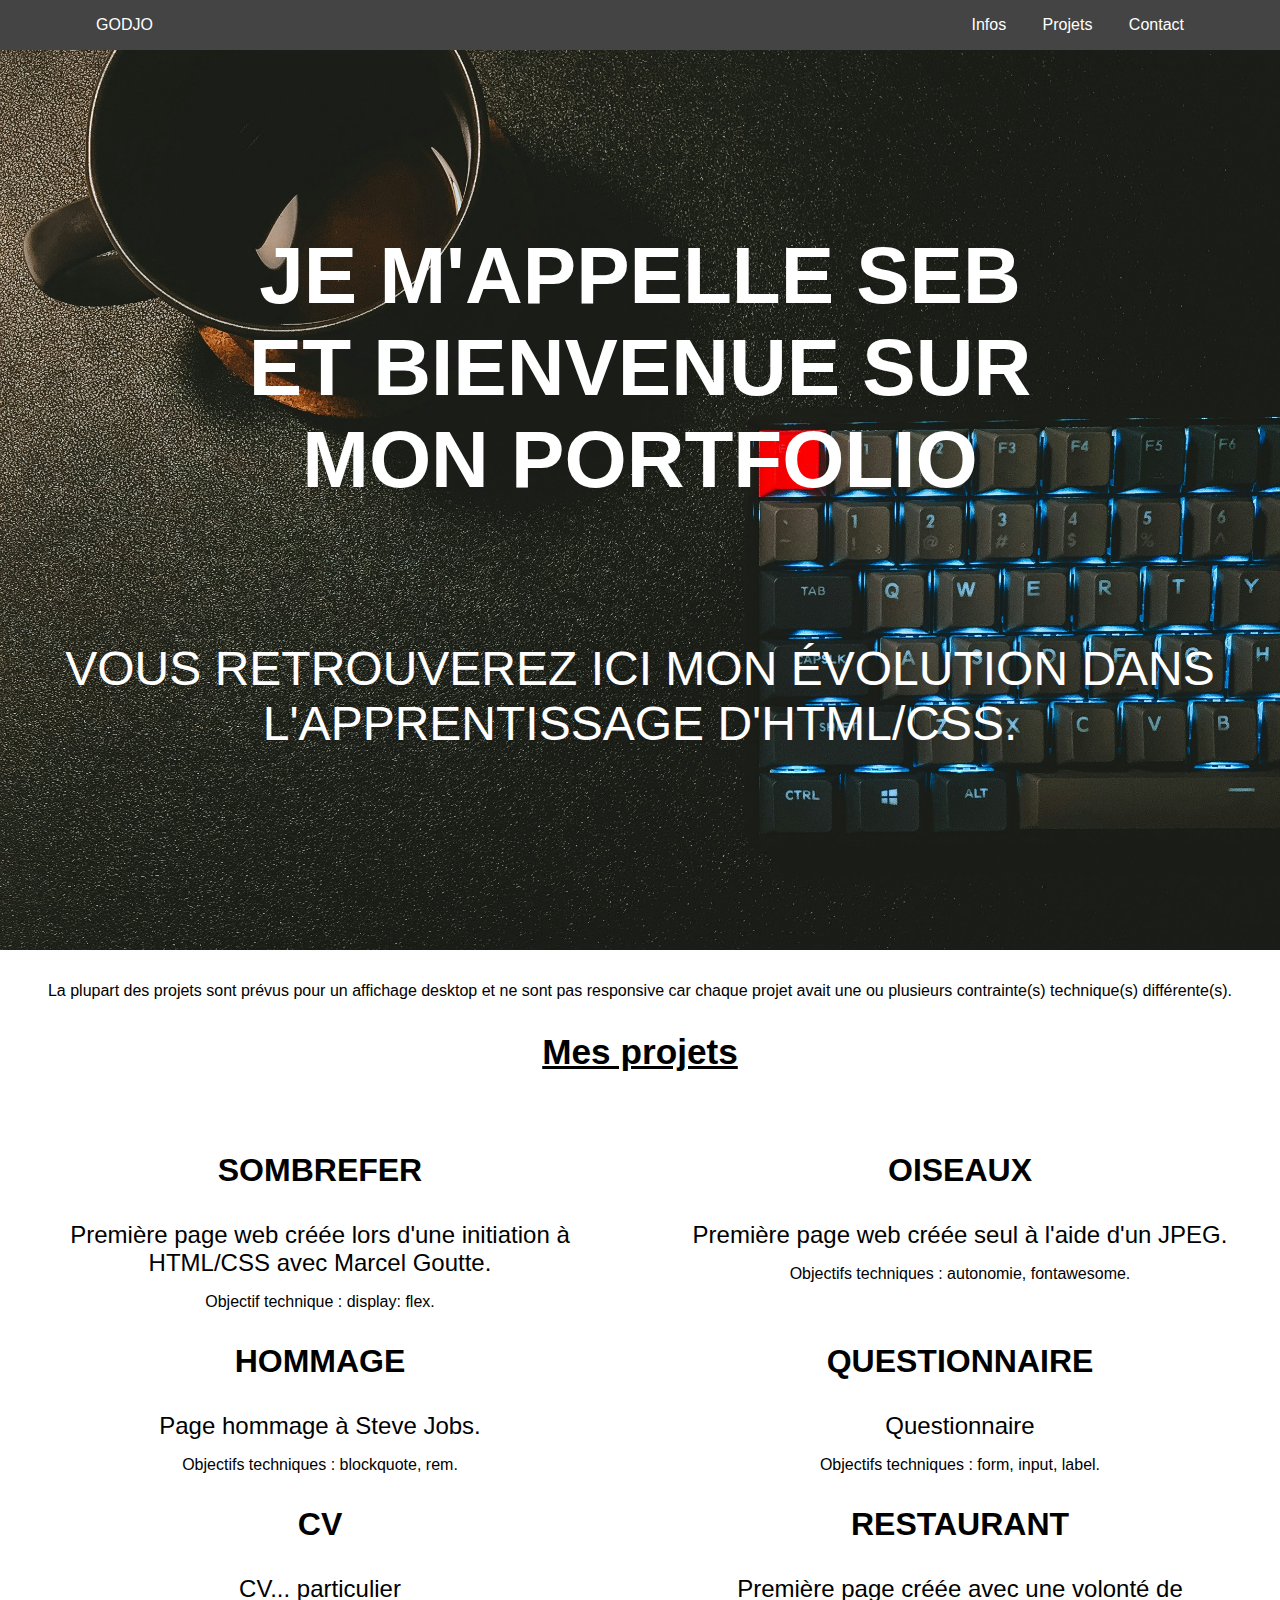
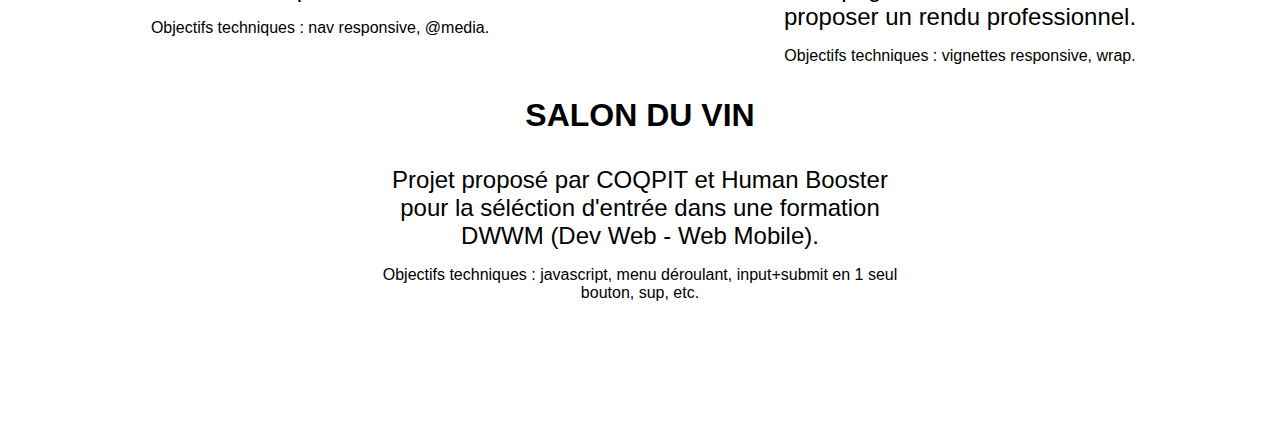
<file: index.html>
<!DOCTYPE html>
<html lang="fr">

<head>
    <meta charset="UTF-8">
    <meta name="viewport" content="width=device-width, initial-scale=1.0">
    <title>Portfolio</title>
    <link rel="stylesheet" href="assets/style.css">
    <link rel="preconnect" href="https://fonts.googleapis.com">
    <link rel="preconnect" href="https://fonts.gstatic.com" crossorigin>
    <link
        href="https://fonts.googleapis.com/css2?family=Roboto+Slab:wght@100;200;300;400;500;600;700;800;900&display=swap"
        rel="stylesheet">
</head>

<body>

    <header>
        <a href="#">GODJO</a>
        <nav>
            <ul>
                <li><a href="#">Infos</a></li>
                <li><a href="#projets">Projets</a></li>
                <li><a href="mailto:housseinseb@icloud.com">Contact</a></li>
            </ul>
        </nav>
    </header>

    <main>
        <section id="infos">
            <div class="title">
                <h1>Je m'appelle Seb et bienvenue sur mon portfolio</h1>
                <p>Vous retrouverez ici mon évolution dans l'apprentissage d'HTML/CSS. </p>
            </div>
        </section>

        <section id="projets">
            <p class="disclaimer">La plupart des projets sont prévus pour un affichage desktop et ne sont pas responsive
                car chaque projet avait une ou plusieurs contrainte(s) technique(s) différente(s).</p>
            <h2>Mes projets</h2>
            <div class="slider">
                
                <div>
                    <a href="projet_1/index.html" target="_blank">SOMBREFER</a>
                    <p>Première page web créée lors d'une initiation à HTML/CSS avec Marcel Goutte.</p>
                    <p>Objectif technique : display: flex.</p>
                </div>

                <div>
                    <a href="projet_2/index.html.html" target="_blank">OISEAUX</a>
                    <p>Première page web créée seul à l'aide d'un JPEG. </p>
                    <p>Objectifs techniques : autonomie, fontawesome.</p>
                </div>

                <div>
                    <a href="projet_3/index.html" target="_blank">HOMMAGE</a>
                    <p>Page hommage à Steve Jobs.</p>
                    <p>Objectifs techniques : blockquote, rem.</p>
                </div>

                <div>
                    <a href="projet_4/index.html" target="_blank">QUESTIONNAIRE</a>
                    <p>Questionnaire</p>
                    <p>Objectifs techniques : form, input, label.</p>
                </div>

                <div>
                    <a href="projet_5/index.html" target="_blank">CV</a>
                    <p>CV... particulier</p>
                    <p>Objectifs techniques : nav responsive, @media.</p>
                </div>

                <div>
                    <a href="projet_6/index.html" target="_blank">Restaurant</a>
                    <p>Première page créée avec une volonté de proposer un rendu professionnel.</p>
                    <p>Objectifs techniques : vignettes responsive, wrap.</p>
                </div>

                <div>
                    <a href="projet_7/homepage.html" target="_blank">Salon du vin</a>
                    <p>Projet proposé par COQPIT et Human Booster pour la séléction d'entrée dans une formation DWWM
                        (Dev Web - Web Mobile).</p>
                    <p>Objectifs techniques : javascript, menu déroulant, input+submit en 1 seul bouton, sup, etc.</p>
                </div>
            </div>
        </section>
    </main>

</html>
</file>
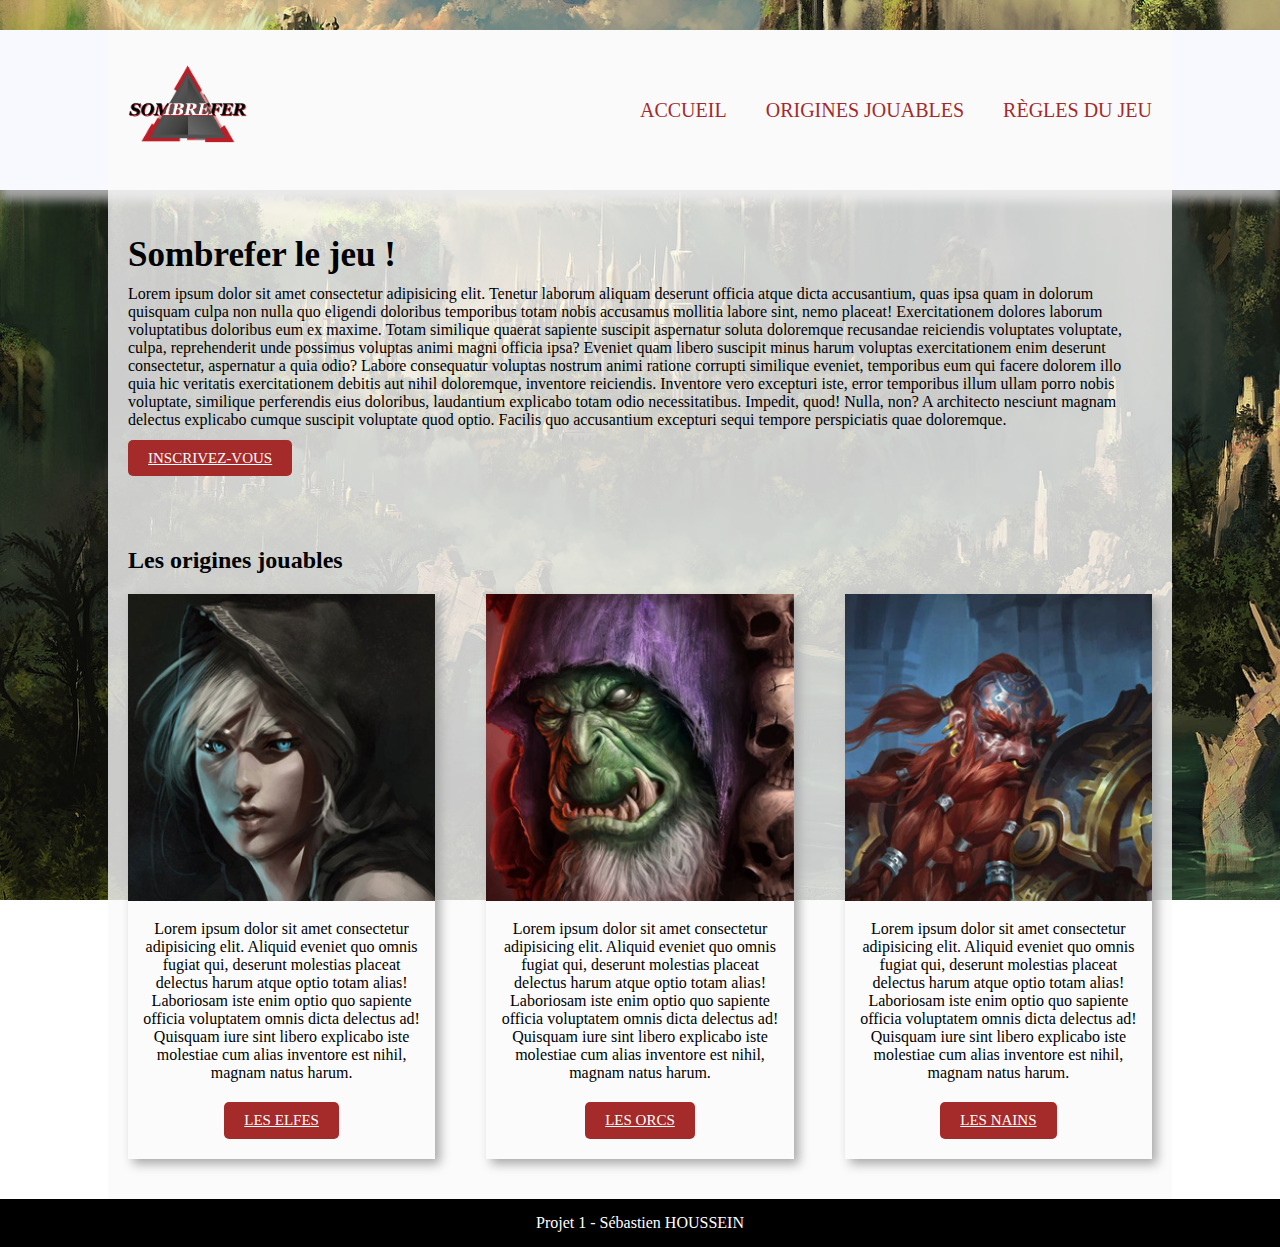
<file: projet_1/index.html>
<!DOCTYPE html>
<html lang="fr">
<head>
    <meta charset="UTF-8">
    <meta name="viewport" content="width=device-width, initial-scale=1.0">
    <title>Projet 1 - Marcel</title>
    <link rel="stylesheet" href="assets/css/style.css">
</head>
<body>

    <!-- En-tête du site avec la navigation -->
    <header>
        <section class="container row">
            <img src="assets/image-site/logo1---1.png" alt="logo du site" class="logo">
            <nav>
                <a href="index.html">Accueil</a>
                <a href="#">Origines jouables</a>
                <a href="#">Règles du jeu</a>
            </nav>
        </section>
    </header>

    <!-- Contenu principal de la page -->
    <main>

        <!-- Première section du contenu principal -->
        <section class="container">
            <h1>Sombrefer le jeu !</h1>
            <p>
                Lorem ipsum dolor sit amet consectetur adipisicing elit.
                Tenetur laborum aliquam deserunt officia atque dicta accusantium, 
                quas ipsa quam in dolorum quisquam culpa non nulla quo eligendi 
                doloribus temporibus totam nobis accusamus mollitia labore sint, 
                nemo placeat! Exercitationem dolores laborum voluptatibus doloribus 
                eum ex maxime. Totam similique quaerat sapiente suscipit aspernatur 
                soluta doloremque recusandae reiciendis voluptates voluptate, culpa, 
                reprehenderit unde possimus voluptas animi magni officia ipsa? Eveniet 
                quam libero suscipit minus harum voluptas exercitationem enim deserunt 
                consectetur, aspernatur a quia odio? Labore consequatur voluptas nostrum
                animi ratione corrupti similique eveniet, temporibus eum qui facere 
                dolorem illo quia hic veritatis exercitationem debitis aut nihil doloremque, 
                inventore reiciendis. Inventore vero excepturi iste, error temporibus illum 
                ullam porro nobis voluptate, similique perferendis eius doloribus, laudantium 
                explicabo totam odio necessitatibus. Impedit, quod! Nulla, non? A architecto 
                nesciunt magnam delectus explicabo cumque suscipit voluptate quod optio. Facilis 
                quo accusantium excepturi sequi tempore perspiciatis quae doloremque.
            </p>
            <a href="#" class= cta>Inscrivez-vous</a>
        </section>

        <!-- Galerie de carte -->
        <section class="container">
            <h2>Les origines jouables</h2>
            <div class="galerie">
                <article class="card">
                    <div class="vignette">
                        <img src="assets/image-site/icone-elf.png" alt="">
                    </div>
                    <p>
                        Lorem ipsum dolor sit amet consectetur adipisicing elit. 
                        Aliquid eveniet quo omnis fugiat qui, deserunt molestias 
                        placeat delectus harum atque optio totam alias! Laboriosam 
                        iste enim optio quo sapiente officia voluptatem omnis dicta 
                        delectus ad! Quisquam iure sint libero explicabo iste molestiae 
                        cum alias inventore est nihil, magnam natus harum.
                    </p>
                    <div class="container-btn">
                    <a href="#" class="cta">Les elfes</a>
                    </div>
                </article>

                    <article class="card">
                        <div class="vignette">
                            <img src="assets/image-site/icone-orc.png" alt="">
                        </div>
                        <p>
                            Lorem ipsum dolor sit amet consectetur adipisicing elit. 
                            Aliquid eveniet quo omnis fugiat qui, deserunt molestias 
                            placeat delectus harum atque optio totam alias! Laboriosam 
                            iste enim optio quo sapiente officia voluptatem omnis dicta 
                            delectus ad! Quisquam iure sint libero explicabo iste molestiae 
                            cum alias inventore est nihil, magnam natus harum.
                        </p>
                        <div class="container-btn">
                        <a href="#" class="cta">Les orcs</a>
                        </div>
                    </article>

                    <article class="card">
                        <div class="vignette">
                            <img src="assets/image-site/icone-nain.png" alt="">
                        </div>
                        <p>
                            Lorem ipsum dolor sit amet consectetur adipisicing elit. 
                            Aliquid eveniet quo omnis fugiat qui, deserunt molestias 
                            placeat delectus harum atque optio totam alias! Laboriosam 
                            iste enim optio quo sapiente officia voluptatem omnis dicta 
                            delectus ad! Quisquam iure sint libero explicabo iste molestiae 
                            cum alias inventore est nihil, magnam natus harum.
                        </p>
                        <div class="container-btn">
                            <a href="#" class="cta">Les nains</a>
                        </div>
                    </article>
                
            </div>
        </section>
    </main>

    <!-- Footer du site -->
    <footer>
        <p>Projet 1 - Sébastien HOUSSEIN</p>
    </footer>

</body>
</html>
</file>
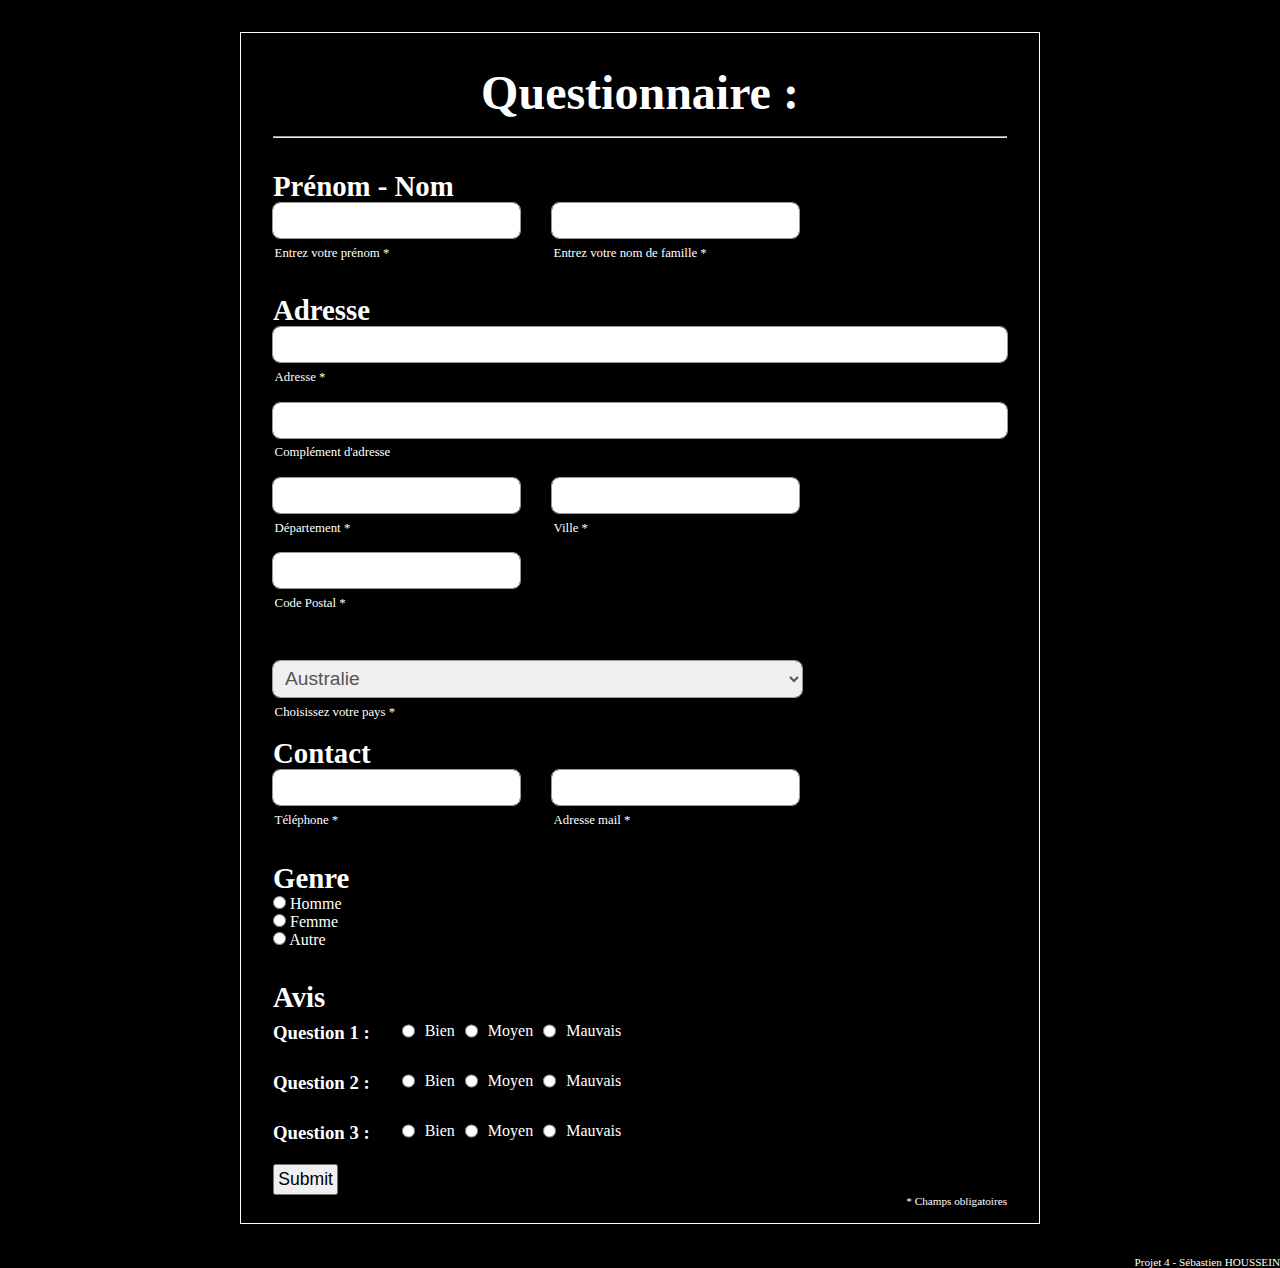
<file: projet_4/index.html>
<!DOCTYPE html>
<html lang="fr">
<head>
    <meta charset="UTF-8">
    <meta name="viewport" content="width=device-width, initial-scale=1.0">
    <title>Projet 4 - Questionnaire</title>
    <link rel="stylesheet" href="css/style.css">
</head>


<body>

    <!-- full container -->
    <div class="container">
        <h1 class="main-title">Questionnaire :</h1>
        <hr>

        <!-- full form -->
        <form action="submit.html" class="full-form">


            <!-- name section -->
            <div class="section">
                <div class="section-title">
                    <h2 class="">Prénom - Nom</h2>
                </div>

                <div class="field-inputs">
                    <!-- first name -->
                    <div class="input-div">
                        <input type="text" class="input-data" id="first-name" name="first-name" required>
                        <div id="first-name-info" class="info-text">Entrez votre prénom *</div>
                    </div>

                    <!-- last name --> 
                    <div class="input-div">
                        <input type="text" class="input-data" id="last-name" name="last-name" required>
                        <div id="last-name-info" class="info-text">Entrez votre nom de famille *</div>
                    </div>
                </div>
            </div> 


            <!-- address section-->
            <div class="section">
                <div class="section-title">
                    <h2 class="">Adresse</h2>
                </div>
                
                <!-- address -->
                <div class="input-div">
                    <input type="text" class="input-data" id="address" name="address" required>
                    <div id="address-info" class="info-text">Adresse *</div>
                </div>
                
                <!-- address comp -->
                <div class="input-div">
                    <input type="text" class="input-data" id="address-comp" name="adress-comp">
                    <div id="address-comp-info" class="info-text">Complément d'adresse</div>
                </div>

                <div class="field-inputs">
                    <!-- state -->
                    <div class="input-div">
                        <input type="text" class="input-data" id="state" name="state" required>
                        <div id="state-info" class="info-text">Département *</div>
                    </div>
                    
                    <!-- city -->
                    <div class="input-div">
                        <input type="text" class="input-data" id="city" name="city" required>
                        <div id="city-info" class="info-text">Ville *</div>
                    </div>
                </div>

                <div class="field-inputs">
                    <!-- zip -->
                    <div class="input-div">
                        <input type="number" class="input-data" id="zip" name="zip" required>
                        <div id="zip-info" class="info-text">Code Postal *</div>
                    </div>

                    <div>
                        <!-- country -->
                        <select class="input-data" name="country" required>
                            <option value="Australie">Australie</option>
                            <option value="Canada">Canada</option>
                            <option value="Chine">Chine</option>
                            <option value="Djibouti">Djibouti</option>
                            <option value="Emirats Arabes Unis">Emirats Arabes Unis</option>
                            <option value="Espagne">Espagne</option>
                            <option value="France">France</option>
                            <option value="Irlande">Irlande</option>
                            <option value="Italie">Italie</option>
                            <option value="Inde">Inde</option>
                            <option value="Norvège">Norvège</option>
                            <option value="Portugal">Portugal</option>
                            <option value="Suède">Suède</option>
                            <option value="RDC">République Démocratique du Congo (RDC)</option>
                            <option value="Corée du sud">République Démocratique de Corée du Sud (Corée du Sud)</option>
                            <option value="UK">Royaume-Uni</option>
                            <option value="Russie">Russie</option>
                            <option value="USA">Etats Unis d'Amérique</option>
                            <option value="Autre">Autre</option>
                        </select>
                        <div id="country-info" class="info-text">Choisissez votre pays *</div>
                    </div>
                </div>
            </div>

            <!-- contact section -->
            <div class="section">
                <div class="section-title">
                    <h2 class="">Contact</h2>
                </div>

                <div class="field-inputs">
                    <!-- phone -->
                    <div class="input-div">
                        <input type="text" class="input-data" id="phone-number" name="phone" required>
                        <div id="phone-number-info" class="info-text">Téléphone *</div>
                    </div>

                    <!-- mail --> 
                    <div class="input-div">
                        <input type="text" class="input-data" id="mail" name="mail" required>
                        <div id="mail-info" class="info-text">Adresse mail *</div>
                    </div>
                </div>
            </div>

            <!-- gender section -->
            <div class="section">
                <div class="section-title">
                    <h2 class="">Genre</h2>
                </div>

                <!-- gender -->
                <div class="field-head">
                    <div class="input-div">
                        <input type="radio" id="male" name="gender" value="male">
                        <label for="male">Homme</label><br>
                        <input type="radio" id="female" name="gender" value="female">
                        <label for="female">Femme</label><br>
                        <input type="radio" id="other" name="gender" value="other">
                        <label for="other">Autre</label><br>
                    </div>
                </div>
            </div>

            <!-- avis section -->
            <div class="section">
                <div class="section-title">
                    <h2 class="">Avis</h2>
                </div>

                <!-- question 1 -->
                <div class="field-inputs" style="margin:0.5rem 0px;">
                    <h3>Question 1 :</h3>
                    <div class="input-div" style="display: flex; gap:10px;">
                        <input type="radio" id="good" name="choix1" value="good">
                        <label for="good">Bien</label>
                        <input type="radio" id="moyen" name="choix1" value="moyen">
                        <label for="moyen">Moyen</label>
                        <input type="radio" id="bad" name="choix1" value="bad">
                        <label for="bad">Mauvais</label>
                    </div>
                </div>

                <!-- question 2 -->
                <div class="field-inputs" style="margin:0.5rem 0px;">
                    <h3>Question 2 :</h3>
                    <div class="input-div" style="display: flex; gap:10px;">
                        <input type="radio" id="good" name="choix2" value="good">
                        <label for="good">Bien</label>
                        <input type="radio" id="moyen" name="choix2" value="moyen">
                        <label for="moyen">Moyen</label>
                        <input type="radio" id="bad" name="choix2" value="bad">
                        <label for="bad">Mauvais</label>
                    </div>
                </div>

                <!-- question 3 -->
                <div class="field-inputs" style="margin:0.5rem 0px;">
                    <h3>Question 3 :</h3>
                    <div class="input-div" style="display: flex; gap:10px;">
                        <input type="radio" id="good" name="choix3" value="good">
                        <label for="good">Bien</label>
                        <input type="radio" id="moyen" name="choix3" value="moyen">
                        <label for="moyen">Moyen</label>
                        <input type="radio" id="bad" name="choix3" value="bad">
                        <label for="bad">Mauvais</label>
                    </div>
                </div>
            </div>

            <!-- bouton envoyer -->
           <input type="submit">

            <div>
                <p class="info-required">* Champs obligatoires</p>
            </div>
            
        </form>
    </div>

    <footer>
        <p>Projet 4 - Sébastien HOUSSEIN</p>
    </footer>

</body>
</html>
</file>
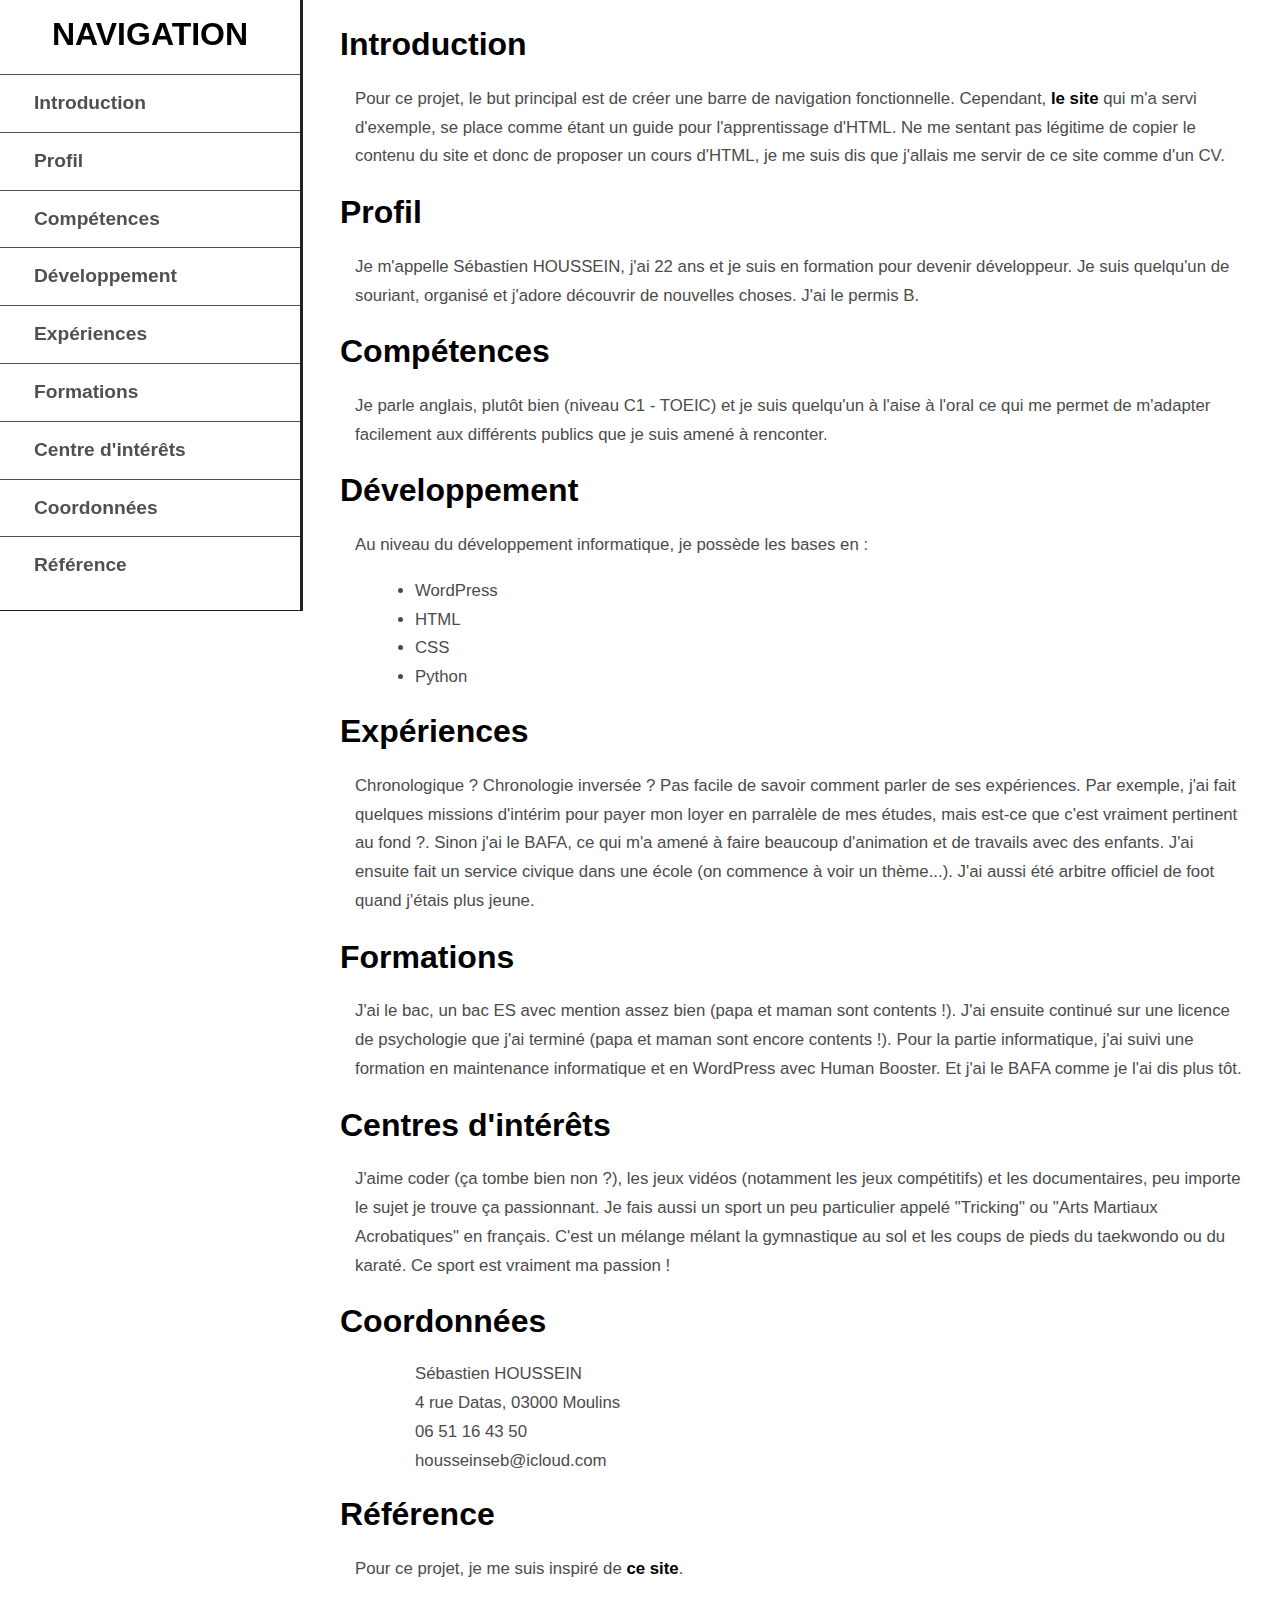
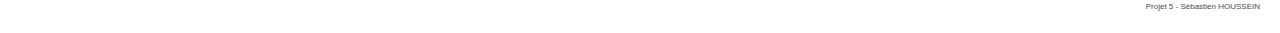
<file: projet_5/index.html>
<!DOCTYPE html>
<html lang="fr">
<head>
    <meta charset="UTF-8">
    <meta name="viewport" content="width=device-width, initial-scale=1.0">
    <title>Projet 5 - Barre de navigation</title>
    <link rel="stylesheet" href="css/style.css">
</head>
<body>
    <nav id="sidebar">
        <h2>NAVIGATION</h2>
        <ul>
            <li><a class="nav-item" href="#introduction">Introduction</a></li>
            <li><a class="nav-item" href="#profil">Profil</a></li>
            <li><a class="nav-item" href="#competences">Compétences</a></li>
            <li><a class="nav-item" href="#developpement">Développement</a></li>
            <li><a class="nav-item" href="#experiences">Expériences</a></li>
            <li><a class="nav-item" href="#formations">Formations</a></li>
            <li><a class="nav-item" href="#centres-d-interets">Centre d'intérêts</a></li>
            <li><a class="nav-item" href="#coordonnees">Coordonnées</a></li>
            <li><a class="nav-item" href="#reference">Référence</a></li>
        </ul>
    </nav>


    <main id="documentation">

        <section id="introduction">
            <h2>Introduction</h2>
            <article>
                <p>
                    Pour ce projet, le but principal est de créer une barre de navigation fonctionnelle.
                    Cependant, <a href="https://codepen.io/vinay-khatri/pen/bGKdBXx" target="_blank">le site</a> qui m'a servi d'exemple, se place comme étant un guide pour 
                    l'apprentissage d'HTML. Ne me sentant pas légitime de copier le contenu du site et donc de proposer un cours
                    d'HTML, je me suis dis que j'allais me servir de ce site comme d'un CV.
                </p>
            </article>
        </section>

        <section id="profil">
            <h2>Profil</h2>
            <article>
                <p>
                    Je m'appelle Sébastien HOUSSEIN, j'ai 22 ans et je suis en formation pour devenir
                    développeur. Je suis quelqu'un de souriant, organisé et j'adore découvrir de nouvelles 
                    choses. J'ai le permis B.
                </p>
            </article>
        </section>

        <section id="competences">
            <h2>Compétences</h2>
            <article>
                <p>
                    Je parle anglais, plutôt bien (niveau C1 - TOEIC) et je suis quelqu'un à l'aise
                    à l'oral ce qui me permet de m'adapter facilement aux différents publics que je
                    suis amené à renconter.
                </p>
            </article>
        </section>

        <section id="developpement">
            <h2>Développement</h2>
            <article>
                <p>Au niveau du développement informatique, je possède les bases en : </p>
                <ul class="languages">
                    <li>WordPress</li>
                    <li>HTML</li>
                    <li>CSS</li>
                    <li>Python</li>
                </ul>
            </article>
        </section>

        <section id="experiences">
            <h2>Expériences</h2>
            <article>
                <p>
                    Chronologique ? Chronologie inversée ? Pas facile de savoir
                    comment parler de ses expériences. Par exemple, j'ai fait quelques missions d'intérim
                    pour payer mon loyer en parralèle de mes études,
                    mais est-ce que c'est vraiment pertinent au fond ?. Sinon j'ai le BAFA, ce qui m'a
                    amené à faire beaucoup d'animation et de travails avec des enfants. J'ai
                    ensuite fait un service civique dans une école (on commence à voir un thème...).
                    J'ai aussi été arbitre officiel de foot quand j'étais plus jeune.
                </p>
            </article>
        </section>

        <section id="formations">
            <h2>Formations</h2>
            <article>
                <p>
                    J'ai le bac, un bac ES avec mention assez bien (papa et maman sont contents !).
                    J'ai ensuite continué sur une licence de psychologie que j'ai terminé (papa et maman sont encore contents !).
                    Pour la partie informatique, j'ai suivi une formation en maintenance informatique et en WordPress
                    avec Human Booster. Et j'ai le BAFA comme je l'ai dis plus tôt.
                </p>
            </article>
        </section>

        <section id="centres-d-interets">
            <h2>Centres d'intérêts</h2>
            <article>
                <p>
                    J'aime coder (ça tombe bien non ?), les jeux vidéos (notamment les jeux compétitifs) et
                    les documentaires, peu importe le sujet je trouve ça passionnant. Je fais aussi un sport un peu particulier appelé "Tricking" 
                    ou "Arts Martiaux Acrobatiques" en français. C'est un mélange mélant la gymnastique au sol et 
                    les coups de pieds du taekwondo ou du karaté. Ce sport est vraiment ma passion !
                </p>
            </article>
        </section>

        <section id="coordonnees">
            <h2>Coordonnées</h2>
            <article>
                <ul class="infos">
                    <li>Sébastien HOUSSEIN</li>
                    <li>4 rue Datas, 03000 Moulins</li>
                    <li>06 51 16 43 50</li>
                    <li>housseinseb@icloud.com</li>
                </ul>
            </article>
        </section>

        <section id="reference">
            <h2>Référence</h2>
            <article>
                <p>
                    Pour ce projet, je me suis inspiré de <a class="site-ref" href="https://codepen.io/vinay-khatri/pen/bGKdBXx" target="_blank">ce site</a>.
                </p>
            </article>
        </section>

        <div class="footer">
            Projet 5 - Sébastien HOUSSEIN 
        </div>
    </main>


</body>
</html>
</file>
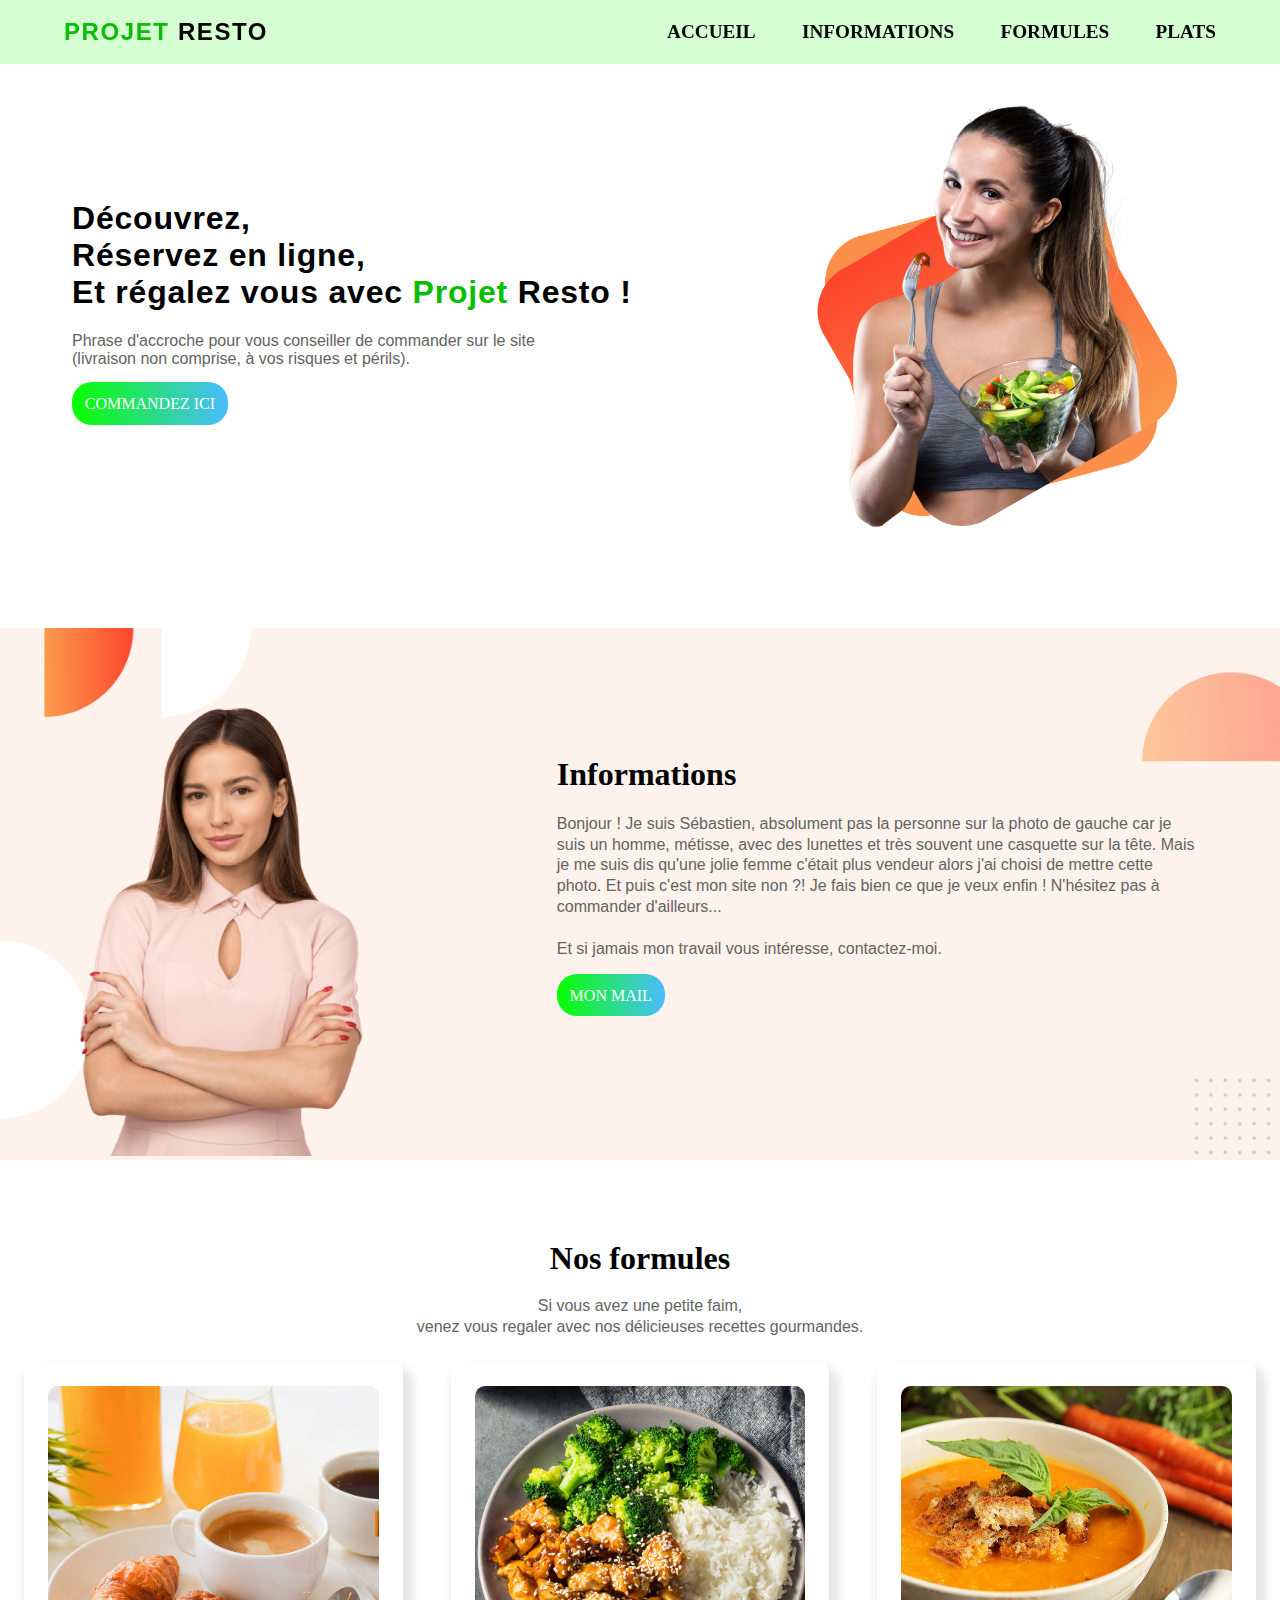
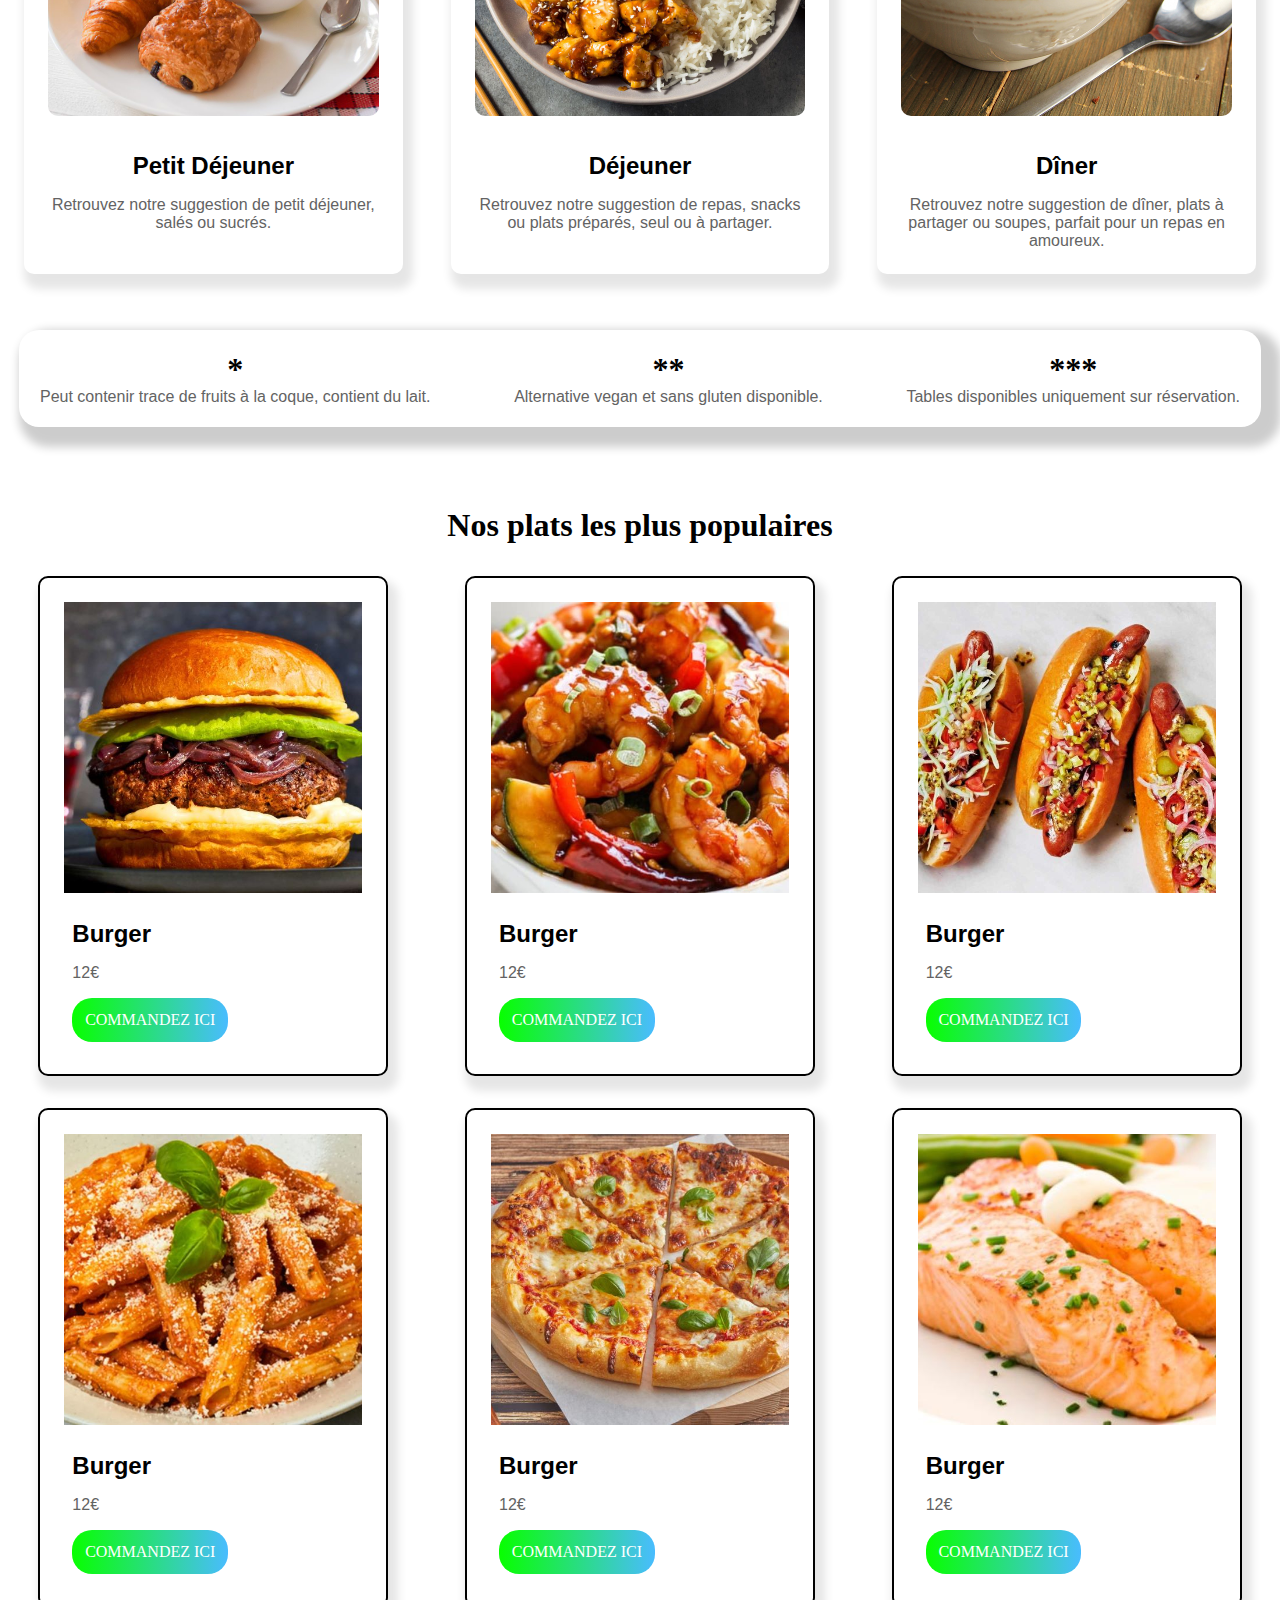
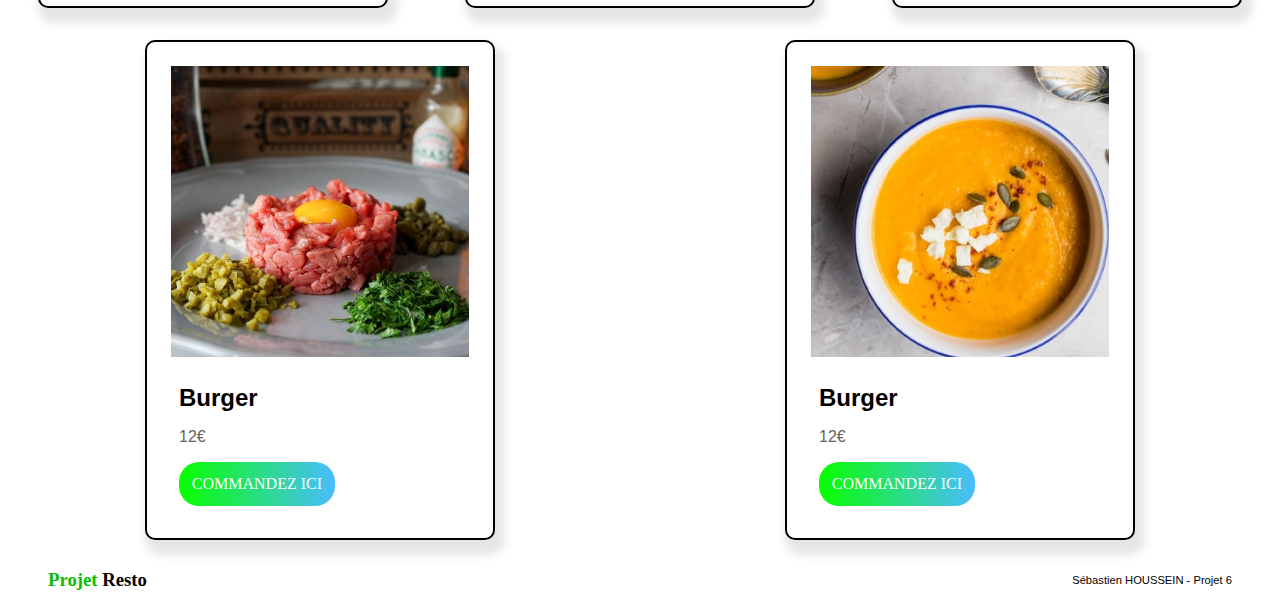
<file: projet_6/index.html>
<!DOCTYPE html>
<html lang="fr">

<head>
    <meta charset="UTF-8">
    <meta name="viewport" content="width=device-width, initial-scale=1.0">
    <title>Projet 6 - Restaurant</title>
    <link rel="stylesheet" href="assets/css/style.css">
</head>

<body>

    <!-- Top Nav -->
    <header>
        <div class="nav-bar">

            <div class="logo">
                <a href="#"><span>Projet</span> Resto</a>
            </div>

            <div class="nav-items">
                <a href="#">Accueil</a>
                <a href="#Informations">Informations</a>
                <a href="#Recettes">Formules</a>
                <a href="#Plats">Plats</a>
            </div>

        </div>
    </header>
    <!-- Fin Top Nav -->


    <!-- Accueil -->
    <section class="Accueil" id="Accueil">
        <div class="accueil-container">

            <div class="accueil-gauche">
                <h1>
                    Découvrez,<br>
                    Réservez en ligne, <br>
                    Et régalez vous avec <span>Projet</span> Resto !
                </h1>

                <p>
                    Phrase d'accroche pour vous conseiller de commander sur le site<br>
                    (livraison non comprise, à vos risques et périls).
                </p>
                <a href="order.html" target=blank>Commandez ici</a>
            </div>

            <div class="accueil-droite">
                <img src="assets/img/femme-healthy.png" alt="femme-healthy">
            </div>

        </div>
    </section>
    <!-- Fin Accueil -->


    <!-- Informations -->
    <section class="Informations" id="Informations">
        <div class="informations-container">

            <div class="informations-gauche">
                <img src="assets/img/femme-rose.png" alt="femme-rose">
            </div>

            <div class="informations-droite">
                <h1>Informations</h1>
                <p>
                    Bonjour ! Je suis Sébastien, absolument pas la personne sur la photo de gauche car
                    je suis un homme, métisse, avec des lunettes et très souvent une casquette sur la tête.
                    Mais je me suis dis qu'une jolie femme c'était plus vendeur alors j'ai choisi de mettre
                    cette photo. Et puis c'est mon site non ?! Je fais bien ce que je veux enfin ! N'hésitez
                    pas à commander d'ailleurs... <br><br />
                    Et si jamais mon travail vous intéresse, contactez-moi.
                </p>
                <a href="mailto:housseinseb@icloud.com">Mon mail</a>
            </div>

        </div>
    </section>
    <!-- Fin Informations -->


    <!-- Recettes -->
    <section class="Recettes" id="Recettes">
        <div class="recettes-container">

            <div class="recettes-head">
                <h1 class="texte-centre">Nos formules</h1>
                <p class="texte-centre">
                    Si vous avez une petite faim,<br>
                    venez vous regaler avec nos délicieuses recettes gourmandes.
                </p>
            </div>

            <div class="recettes-galerie">

                <!-- Petit déjeuner -->
                <div class="recettes-box">
                    <div class="recettes-img">
                        <img class="img-responsive" src="assets/img/seb/petit-dejeuner-img.jpg" alt="petit-dejeuner">

                        <div class="image-desc">
                            <h2>Petit Déjeuner</h2>
                            <p>Retrouvez notre suggestion de petit déjeuner, salés ou sucrés.</p>
                        </div>
                    </div>
                </div>

                <!-- Repas -->
                <div class="recettes-box">
                    <div class="recettes-img">
                        <img class="img-responsive" src="assets/img/seb/repas-img.jpeg" alt="déjeuner-repas">

                        <div class="image-desc">
                            <h2>Déjeuner</h2>
                            <p>Retrouvez notre suggestion de repas, snacks ou plats préparés, seul ou à partager.</p>
                        </div>
                    </div>
                </div>

                <!-- Diner -->
                <div class="recettes-box">
                    <div class="recettes-img">
                        <img class="img-responsive" src="assets/img/soupe-img2.jpeg" alt="diner-soupe">

                        <div class="image-desc">
                            <h2>Dîner</h2>
                            <p>Retrouvez notre suggestion de dîner, plats à partager ou soupes, parfait pour un repas en
                                amoureux.</p>
                        </div>
                    </div>
                </div>

            </div>
        </div>
    </section>
    <!-- Fin Recettes -->


    <!-- Notes -->
    <section class="Notes">
        <div class="notes-bar">

            <div class="note1">
                <h1>*</h1>
                <p>Peut contenir trace de fruits à la coque, contient du lait.</p>
            </div>

            <div class="note2">
                <h1>**</h1>
                <p>Alternative vegan et sans gluten disponible.</p>
            </div>

            <div class="note3">
                <h1>***</h1>
                <p>Tables disponibles uniquement sur réservation.</p>
            </div>

        </div>
    </section>
    <!-- Fin Notes -->


    <!-- Plats -->
    <section class="Plats" id="Plats">
        <div class="plats-container">

            <div class="plats-header">
                <h1 class="texte-centre">Nos plats les plus populaires</h1>
            </div>


            <div class="plats-galerie">

                <div class="plats-box">

                    <div class="img-plats burger"></div>

                    <div class="image-desc">
                        <h2>Burger</h2>
                        <p>12€</p>
                        <a href="order.html" target=blank>Commandez ici</a>
                    </div>

                </div>

                <div class="plats-box">

                    <div class="img-plats crevettes"></div>

                    <div class="image-desc">
                        <h2>Burger</h2>
                        <p>12€</p>
                        <a href="order.html" target=blank>Commandez ici</a>
                    </div>

                </div>

                <div class="plats-box">

                    <div class="img-plats hotdog"></div>

                    <div class="image-desc">
                        <h2>Burger</h2>
                        <p>12€</p>
                        <a href="order.html" target=blank>Commandez ici</a>
                    </div>

                </div>

                <div class="plats-box">

                    <div class="img-plats pates"></div>

                    <div class="image-desc">
                        <h2>Burger</h2>
                        <p>12€</p>
                        <a href="order.html" target=blank>Commandez ici</a>
                    </div>


                </div>

                <div class="plats-box">

                    <div class="img-plats pizza"></div>

                    <div class="image-desc">
                        <h2>Burger</h2>
                        <p>12€</p>
                        <a href="order.html" target=blank>Commandez ici</a>
                    </div>

                </div>

                <div class="plats-box">

                    <div class="img-plats saumon"></div>

                    <div class="image-desc">
                        <h2>Burger</h2>
                        <p>12€</p>
                        <a href="order.html" target=blank>Commandez ici</a>
                    </div>

                </div>

                <div class="plats-box">

                    <div class="img-plats tartare"></div>

                    <div class="image-desc">
                        <h2>Burger</h2>
                        <p>12€</p>
                        <a href="order.html" target=blank>Commandez ici</a>
                    </div>
                </div>

                <div class="plats-box">

                    <div class="img-plats soupe"></div>

                    <div class="image-desc">
                        <h2>Burger</h2>
                        <p>12€</p>
                        <a href="order.html" target=blank>Commandez ici</a>
                    </div>

                </div>

            </div>
        </div>
    </section>
    <!-- Fin Plats -->


    <!-- Footer -->
    <footer>
        <h3><span>Projet</span> Resto</h3>
        <p>Sébastien HOUSSEIN - Projet 6</p>
    </footer>
    <!-- Fin footer -->

</body>

</html>
</file>
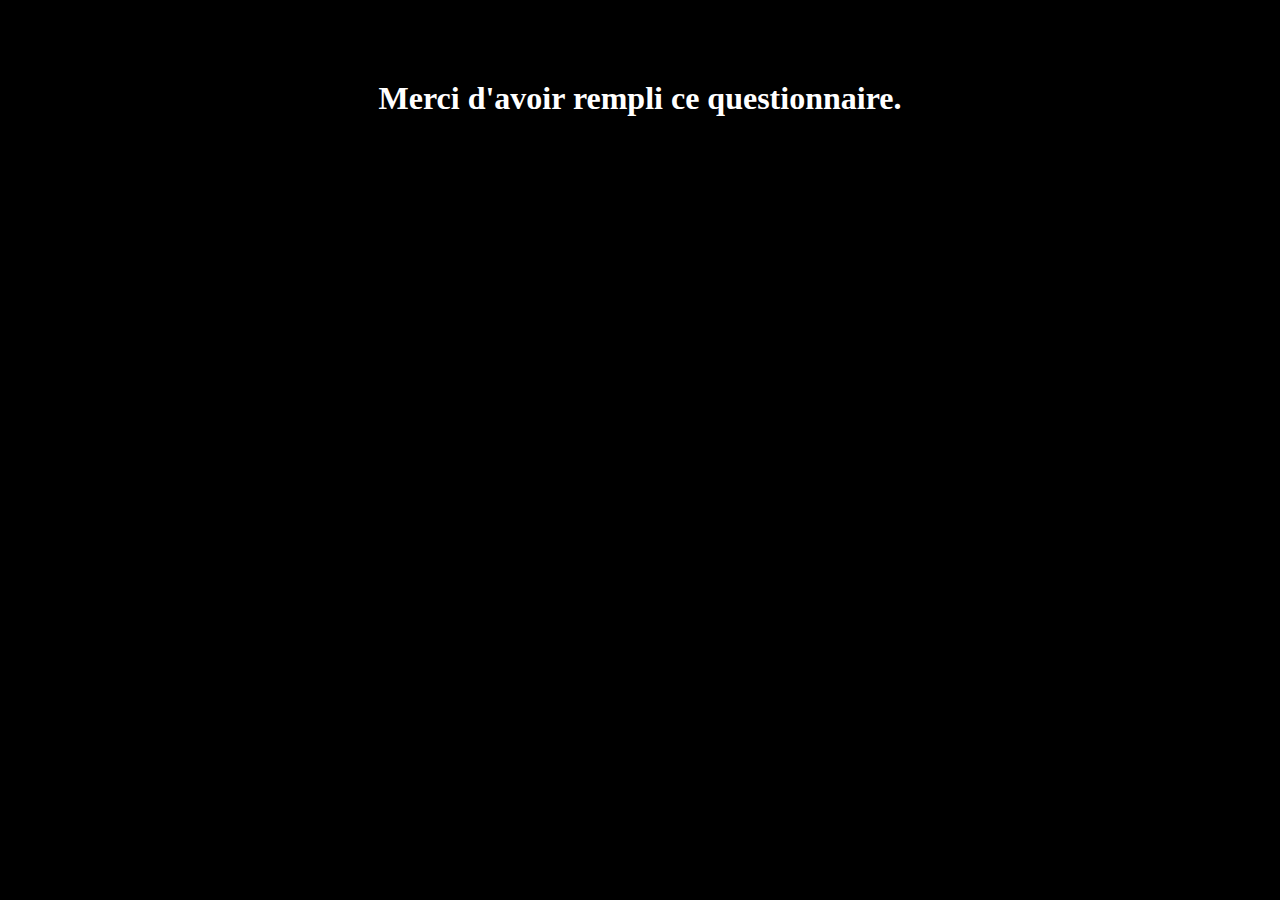
<file: projet_4/submit.html>
<!DOCTYPE html>
<html lang="en">
<head>
    <meta charset="UTF-8">
    <meta name="viewport" content="width=device-width, initial-scale=1.0">
    <title>Merci</title>
    <link rel="stylesheet" href="css/style.css">
</head>
<body>

    <h1 class="submit-title">Merci d'avoir rempli ce questionnaire.</h1>

</body>
</html>
</file>
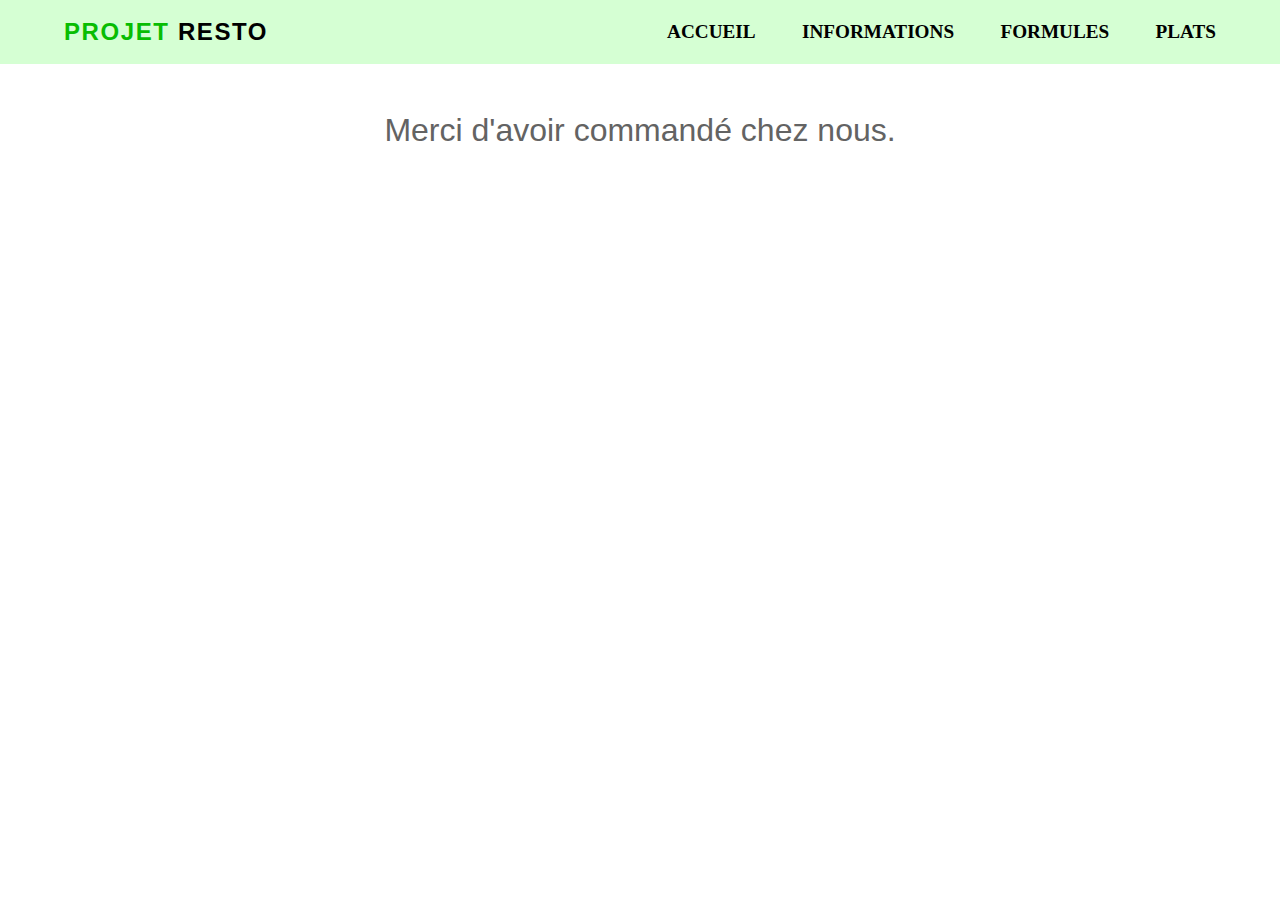
<file: projet_6/order.html>
<!DOCTYPE html>
<html lang="en">

<head>
    <meta charset="UTF-8">
    <meta name="viewport" content="width=device-width, initial-scale=1.0">
    <title>order page</title>
    <link rel="stylesheet" href="assets/css/style.css">
</head>

<body>
    <header>
        <div class="nav-bar">

            <div class="logo">
                <a href="#"><span>Projet</span> Resto</a>
            </div>

            <div class="nav-items">
                <a href="index.html">Accueil</a>
                <a href="#Informations">Informations</a>
                <a href="#Recettes">Formules</a>
                <a href="#Plats">Plats</a>
            </div>

        </div>
    </header>

    <main>
        <p class="order">
            Merci d'avoir commandé chez nous.
        </p>
    </main>
</body>

</html>
</file>
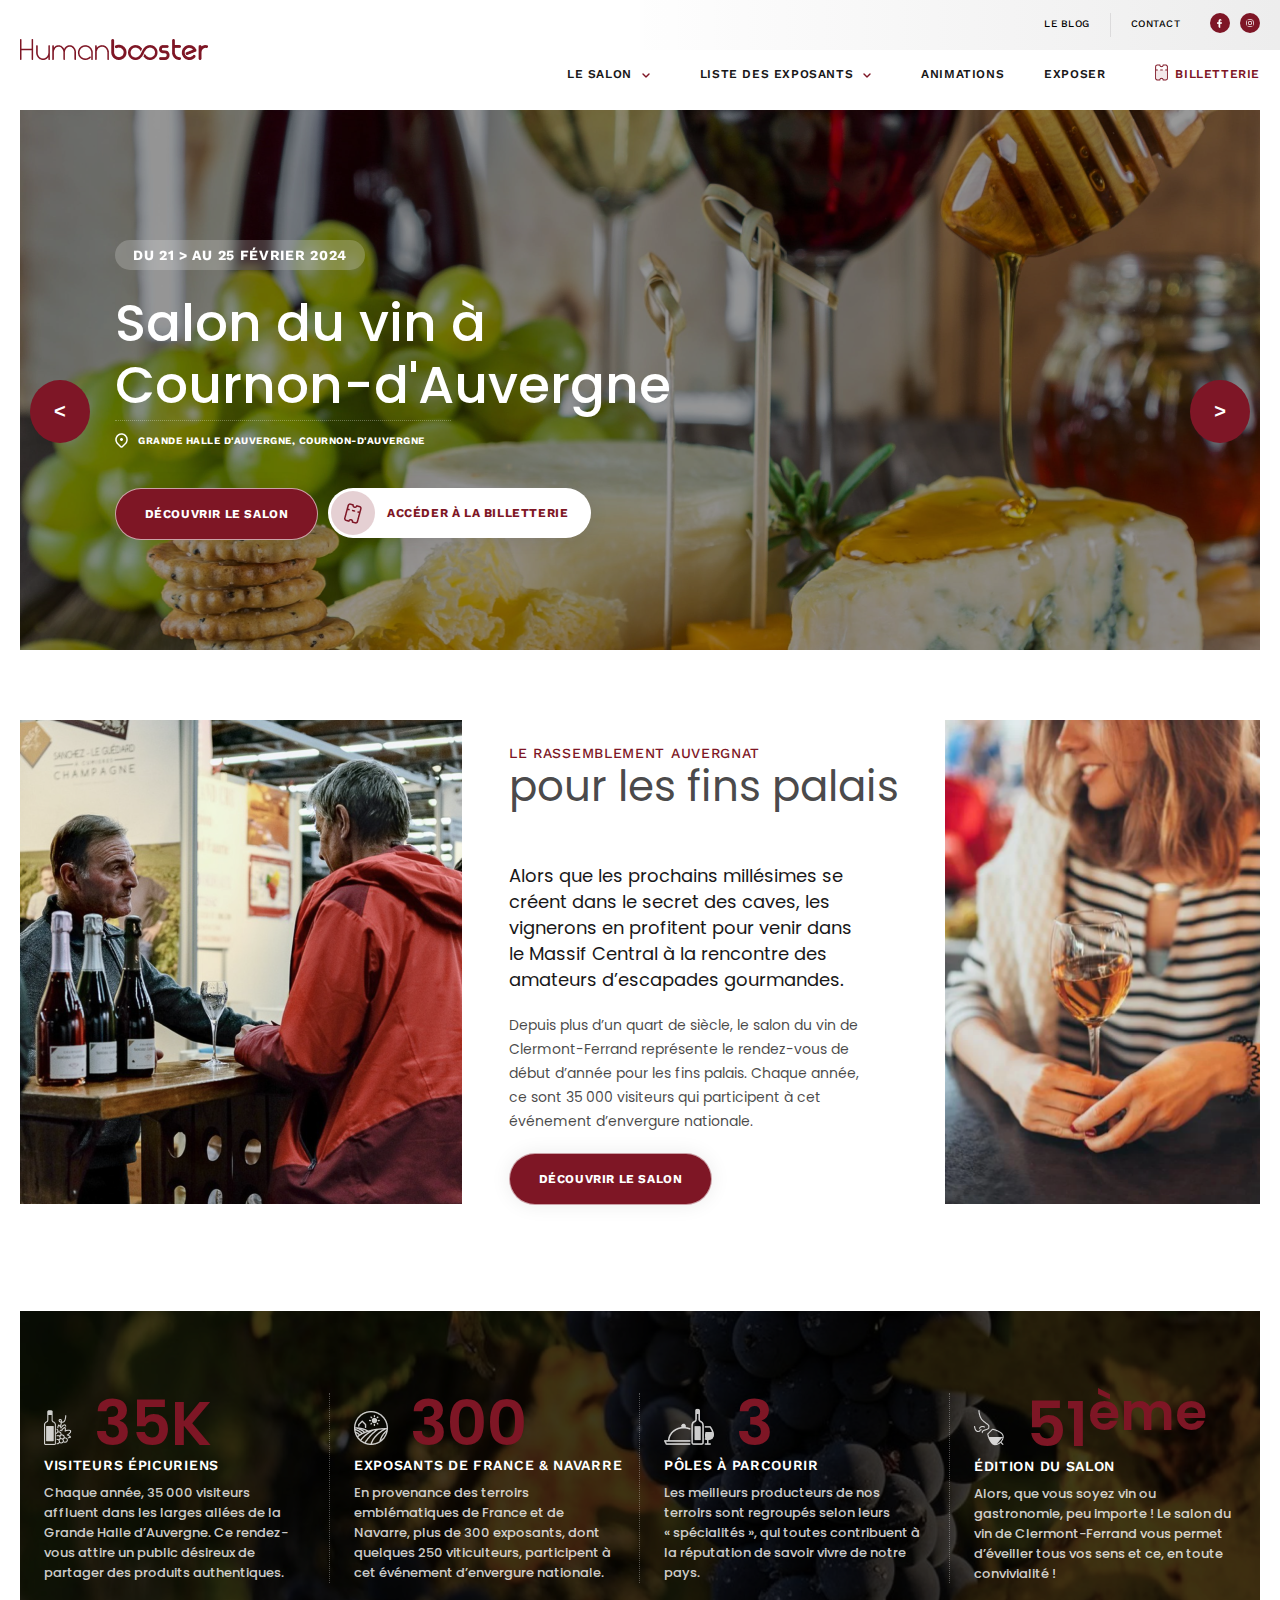
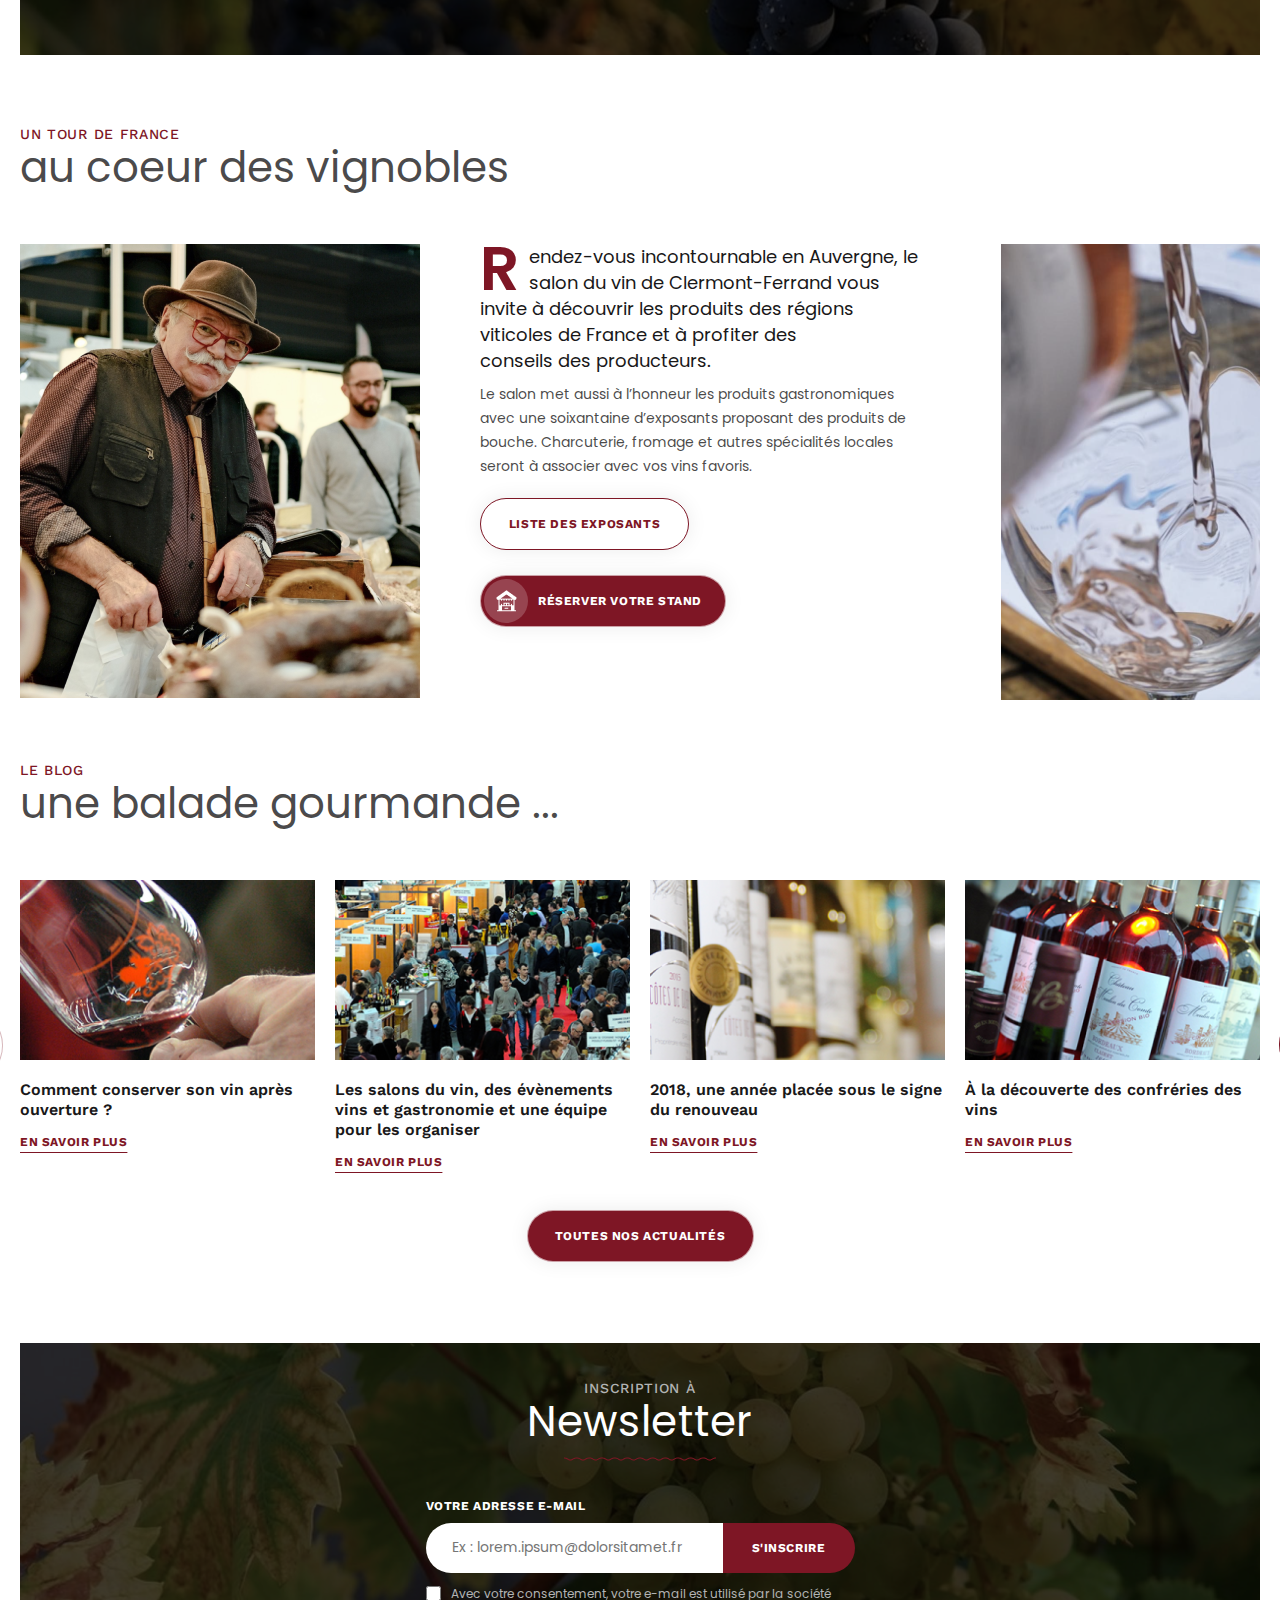
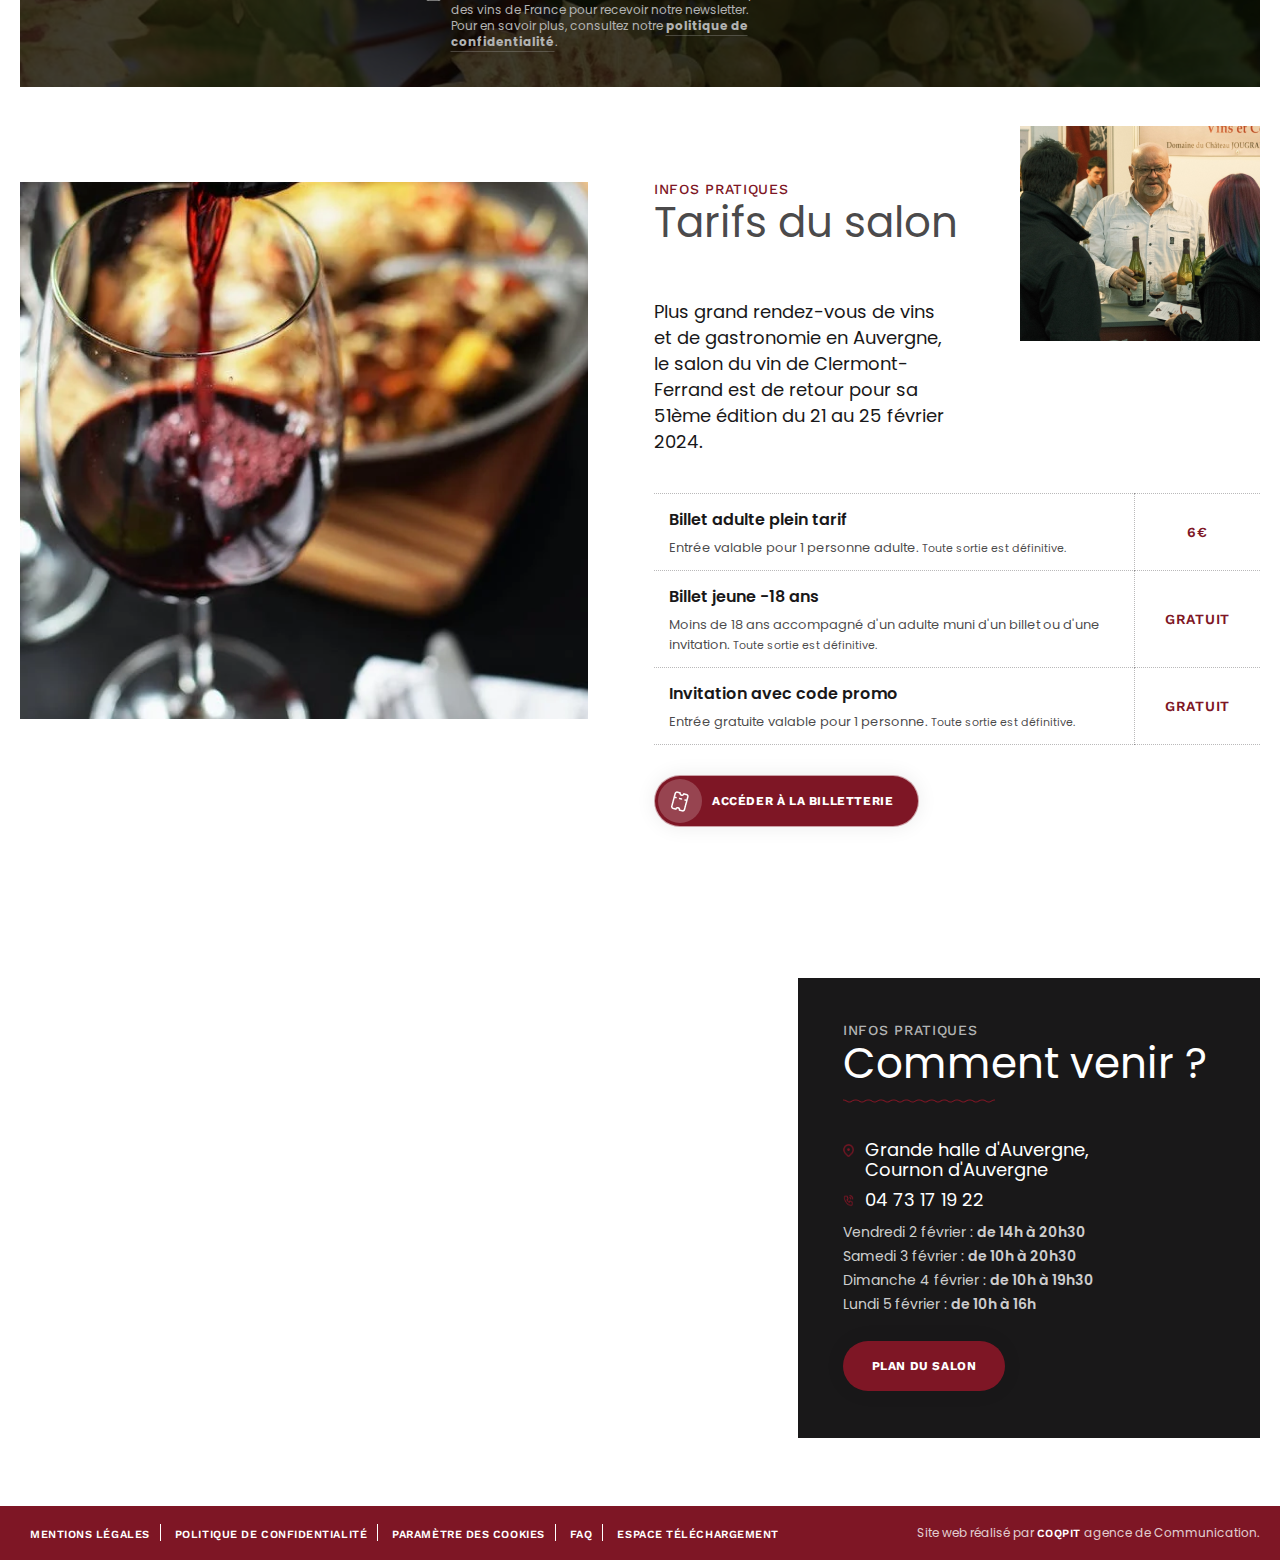
<file: projet_7/homepage.html>
<!DOCTYPE html>
<html lang="fr">

<head>
    <meta charset="UTF-8">
    <meta name="viewport" content="width=device-width, initial-scale=1.0">
    <title>Projet 7 - COQPIT</title>
    <link rel="stylesheet" href="assets/css/style.css">
    <link rel="preconnect" href="https://fonts.googleapis.com">
    <link rel="preconnect" href="https://fonts.gstatic.com" crossorigin>
    <link rel="preconnect" href="https://fonts.googleapis.com">
    <link rel="preconnect" href="https://fonts.gstatic.com" crossorigin>
    <link
        href="https://fonts.googleapis.com/css2?family=Poppins:ital,wght@0,100;0,200;0,300;0,400;0,500;0,600;0,700;0,800;0,900;1,100;1,200;1,300;1,400;1,500;1,600;1,700;1,800;1,900&family=Work+Sans:ital,wght@0,100;0,200;0,300;0,400;0,500;0,600;0,700;0,800;0,900;1,100;1,200;1,300;1,400;1,500;1,600;1,700;1,800;1,900&display=swap"
        rel="stylesheet">
</head>

<body>

    <!-- HEADER -->
    <header>
        <div class="logo">
            <a href="https://humanbooster.com/" target="_blank"><img src="assets/img/logo.png"
                    alt="logo human booster"></a>
        </div>
        <div class="fade">
            <div class="top-nav">
                <ul>
                    <li><a href="#">le blog</a></li>
                    <li><a href="#">contact</a></li>
                    <li class="facebook socials"><a href="https://www.facebook.com/SalonVinidome" target="_blank"><img src="assets/img/icon/icon-fb.png"
                                alt="icone facebook"></a></li>
                    <li class="insta socials"><a href="https://www.instagram.com/salonvinifrance/" target="_blank"><img src="assets/img/icon/icon-insta.png"
                                alt="icone instagram"></a></li>
                </ul>
            </div>
        </div>

        <nav>

            <ul>
                <li><a href="https://www.vinidome.salon-vinifrance.fr/le-salon/" target="_blank">le salon<img src="assets/img/icon/icon-down-arrow.png" alt="fleche vers le bas"></a>
                    <ul class="submenu">
                        <li><a href="https://humanbooster.com/" target="_blank">Formation</a></li>
                        <li><a href="https://www.coqpit.fr/" target="_blank">Alternance</a></li>
                    </ul>
                </li>
                <li><a href="https://www.vinidome.salon-vinifrance.fr/liste-des-exposants/" target="_blank">liste des exposants<img src="assets/img/icon/icon-down-arrow.png"
                            alt="fleche vers le bas"></a>
                            <ul class="submenu">
                                <li><a href="https://humanbooster.com/" target="_blank">Human Booster</a></li>
                                <li><a href="https://www.coqpit.fr/" target="_blank">COQPIT</a></li>
                                <li><a href="https://www.canva.com/design/DAF66mE2H8Y/n2L8GyVE82zgztju7hcH4w/edit?utm_content=DAF66mE2H8Y&utm_campaign=designshare&utm_medium=link2&utm_source=sharebutton" target="_blank">Sébastien HOUSSEIN</a></li>
                            </ul>
                        </li>
                <li><a href="#header">animations</a></li>
                <li><a href="https://www.vinidome.salon-vinifrance.fr/exposer/" target="_blank">exposer</a></li>
                <li class="ticketing"><a href="https://www.billetweb.fr/vinidome-2024&quick=4608196" target="_blank"><img src="assets/img/icon/icon-ticket-red-straight.png"
                            alt="icone billeterie"><span>billetterie</span></a></li>
            </ul>
        </nav>

    </header>
    <!-- HEADER END -->


    <!-- MAIN -->
    <main>

        <!-- SECTION 1 - HOME -->
        <section id="home">
            <div class="carousel-top"> 
                <ul>
                    <li class="slide active">
                        <img src="assets/img/img-section1-0.png" alt="">
                    </li>
                    <li class="slide">
                        <img src="assets/img/img-section1-1.png" alt="">
                    </li>
                    <li class="slide">
                        <img src="assets/img/img-section1-2.png" alt="">
                    </li>
                </ul>
                <button class="btn btn-carousel" id="prev"><b>&lt;</b></button>
                <button class="btn btn-carousel" id="next"><b>&gt;</b></button>
            
                <div class="home-infos">
                    <div class="date">du 21 > au 25 février 2024</div>
                    <h1>Salon du vin à Cournon-d'Auvergne</h1>
                    <hr>
                    <div class="text-bottom">
                        <img src="assets/img/icon/icon-location-pin.png" alt="icone adresse">
                        <p>Grande halle d'auvergne, cournon-d'auvergne</p>
                    </div>
    
                    <div class="buttons">
                        <a class="button-red" href="https://www.vinidome.salon-vinifrance.fr/le-salon/" target="_blank">Découvrir le salon</a>
                        <a class="button-white" href="https://www.billetweb.fr/vinidome-2024&quick=4608196" target="_blank">
                            <div class="icon"><img src="assets/img/icon/icon-ticket-red.png" alt="icone billeterie">
                            </div>
                            Accéder à la billetterie
                        </a>
                    </div>
    
                </div>
            </div>
        </section>
        <!-- SECTION 1 - HOME END -->

        <!-- SECTION 2 - RASSEMBLEMENT -->
        <section id="rassemblement">
            <div class="container-left">
            </div>

            <div class="container-mid">
                <h2>le rassemblement auvergnat</h2>
                <h3>pour les fins palais</h3>

                <p class="text-top">
                    Alors que les prochains millésimes se créent dans le secret des caves,
                    les vignerons en profitent pour venir dans le Massif Central à la rencontre
                    des amateurs d’escapades gourmandes.
                </p>

                <p class="text-bottom">
                    Depuis plus d’un quart de siècle, le salon du vin de Clermont-Ferrand représente
                    le rendez-vous de début d’année pour les fins palais. Chaque année, ce sont
                    35 000 visiteurs qui participent à cet événement d’envergure nationale.
                </p>

                <a class="button-red" href="https://www.vinidome.salon-vinifrance.fr/le-salon/" target="_blank">Découvrir le salon</a>
            </div>

            <div class="container-right">
            </div>
        </section>
        <!-- SECTION 3 - RASSEMBLEMENT END -->

        <!-- SECTION 4 - STATS -->
        <section id="stats">

            <div class="stat">
                <div>
                    <img src="assets/img/icon/icon-wine-bottle.png" alt="icone bouteille de vin">
                    <p class="numbers"><span>35K</span></p>

                    <h4>visiteurs épicuriens</h4>
                    <p>
                        Chaque année, 35 000 visiteurs affluent dans les larges allées de la Grande Halle
                        d’Auvergne. Ce rendez-vous attire un public désireux de partager des produits
                        authentiques.
                    </p>
                </div>
            </div>

            <div class="stat">
                <div>
                    <img src="assets/img/icon/icon-field.png" alt="icone champ">
                    <p class="numbers"><span>300</span></p>

                    <h4>Exposants de France & Navarre</h4>
                    <p>
                        En provenance des terroirs emblématiques de France et de Navarre,
                        plus de 300 exposants, dont quelques 250 viticulteurs, participent
                        à cet événement d’envergure nationale.
                    </p>
                </div>
            </div>

            <div class="stat">
                <div>
                    <img src="assets/img/icon/icon-degustation.png" alt="icone dégustation">
                    <p class="numbers"><span>3</span></p>

                    <h4>pôles à parcourir</h4>
                    <p>
                        Les meilleurs producteurs de nos terroirs sont regroupés selon leurs
                        <br>« spécialités », qui toutes contribuent à la réputation de savoir vivre
                        de notre pays.
                    </p>
                </div>
            </div>

            <div class="stat">
                <div>
                    <img src="assets/img/icon/icon-smelling.png" alt="icone arômes du vin">
                    <p class="numbers"><span>51<sup>ème</sup></span></p>

                    <h4>édition du salon</h4>
                    <p>
                        Alors, que vous soyez vin ou gastronomie, peu importe ! Le salon du vin
                        de Clermont-Ferrand vous permet d’éveiller tous vos sens et ce, en toute
                        convivialité !
                    </p>
                </div>
            </div>

        </section>
        <!-- SECTION 4 - STATS END -->

        <!-- SECTION 5 - TOUR DE FRANCE -->
        <section id="tour-de-france">
            <h2>un tour de france</h2>
            <h3>au coeur des vignobles</h3>

            <div class="galerie">
                <div class="container-left">
                    <img src="assets/img/img-section4-left.png" alt="producteur auvergnat">
                </div>

                <div class="container-mid">
                    <div class="text-top">
                        <p>
                            Rendez-vous incontournable en Auvergne, le salon du vin de Clermont-Ferrand vous
                        </p>
                    </div>

                    <p class="text-mid">
                        invite à découvrir les produits des régions viticoles de France et à profiter des
                        conseils des producteurs.
                    </p>

                    <p class="text-bottom">
                        Le salon met aussi à l’honneur les produits gastronomiques avec une soixantaine
                        d’exposants proposant des produits de bouche. Charcuterie, fromage et autres spécialités
                        locales seront à associer avec vos vins favoris.
                    </p>
                    <a class="button-white" href="https://www.vinidome.salon-vinifrance.fr/liste-des-exposants/" target="_blank">liste des exposants</a>
                    <a class="button-red" href="https://www.vinidome.salon-vinifrance.fr/exposer/#reserver-stand" target="_blank">
                        <div class="icon">
                            <img src="assets/img/icon/icon-house.png" alt="icone maison">
                        </div>
                        réserver votre stand
                    </a>
                </div>

                <div class="container-right">
                    <img src="assets/img/img-section4-right.png" alt="">
                </div>
            </div>

        </section>
        <!-- SECTION 5 - TOUR DE FRANCE END -->

        <!-- SECTION 6 - BLOG -->
        <section id="blog">

            <h2>le blog</h2>
            <h3>une balade gourmande ...</h3>

            <div class="galerie-slider">

                <div class="card first-card">
                    <img src="assets/img/img-section5-1.png" alt="verre de vin rouge">
                    <p class="text-bottom">Comment conserver son vin après ouverture ?</p>
                    <a href="#blog" class="more">En savoir plus</a>
                </div>

                <div class="card">
                    <img src="assets/img/img-section5-2.png" alt="salon du vin">
                    <p class="text-bottom">Les salons du vin, des évènements vins et gastronomie
                        et une équipe pour les organiser</p>
                    <a href="" class="more">En savoir plus</a>
                </div>

                <div class="card">
                    <img src="assets/img/img-section5-3.png" alt="bouteilles de vin">
                    <p class="text-bottom">2018, une année placée sous le signe du renouveau</p>
                    <a href="#blog" class="more">En savoir plus</a>
                </div>

                <div class="card">
                    <img src="assets/img/img-section5-4.png" alt="bouteilles de vin">
                    <p class="text-bottom">À la découverte des confréries des vins</p>
                    <a href="#blog" class="more">En savoir plus</a>
                </div>

                <div class="card">
                    <img src="assets/img/img-section5-5.png" alt="verre de vin rouge">
                    <p class="text-bottom">Comment conserver son vin après ouverture ?</p>
                    <a href="#blog" class="more">En savoir plus</a>
                </div>

                <div class="card">
                    <img src="assets/img/img-section5-6.png" alt="salon du vin">
                    <p class="text-bottom">Les salons du vin, des évènements vins et gastronomie
                        et une équipe pour les organiser</p>
                    <a href="#blog" class="more">En savoir plus</a>
                </div>

                <div class="card">
                    <img src="assets/img/img-section5-7.png" alt="bouteilles de vin">
                    <p class="text-bottom">2018, une année placée sous le signe du renouveau</p>
                    <a href="#blog" class="more">En savoir plus</a>
                </div>

                <div class="card">
                    <img src="assets/img/img-section5-8.png" alt="bouteilles de vin">
                    <p class="text-bottom">À la découverte des confréries des vins</p>
                    <a href="#blog" class="more">En savoir plus</a>
                </div>

            </div>
            <button class="btn btn-slider" id="prev-slide"><b>&lt;</b></button>
            <button class="btn btn-slider" id="next-slide"><b>&gt;</b></button>

            <a class="button-red" href="https://www.vinidome.salon-vinifrance.fr/" target="_blank">Toutes nos actualités</a>

        </section>
        <!-- SECTION 6 - BLOG END -->

        <!-- SECTION 7 - NEWSLETTER -->
        <section id="newsletter">

            <div class="text-top">
                <p>Inscription à</p>
                <h5>Newsletter</h5>
                <img src="assets/img/icon/icon-wave.png" alt="">
            </div>

            <div class="form-container">

                <form action="mailto:inserervraimail@test.com" method="post">

                    <div>
                        <label for="email" class="label-email">Votre adresse e-mail</label>
                        <div class="double-button">

                            <input type="email" name="email" class="email" placeholder="Ex : lorem.ipsum@dolorsitamet.fr">

                            <input type="submit" class="submit" value="s'inscrire">
                        </div>
                    </div>

                    <label for="check" class="checkbox">
                        <input type="checkbox" name="check" class="checkbox">
                        <span class="checkmark"></span>
                        Avec votre consentement, votre e-mail est utilisé par la société des vins
                        de France pour recevoir notre newsletter. <br>
                        Pour en savoir plus, consultez notre <a href="https://www.centrefrance-evenements.com/wp-content/uploads/2022/11/20180726_CF_Polco-Evenementiel-Rev-VF-10.10.2022.pdf" target="_blank">politique de
                            confidentialité</a>.
                    </label>

                </form>

            </div>

        </section>
        <!-- SECTION 6 - NEWSLETTER END -->

        <!-- SECTION 7 - INFOS PRATIQUES -->
        <section id="infos-pratiques">
            <div class="container-left">
                <img src="assets/img/img-section7-left.png" alt="verre de vin rouge">
            </div>

            <div class="container-right">
                <div class="top-right">

                    <div class="info-text">

                        <h2>infos pratiques</h2>
                        <h3>Tarifs du salon</h3>

                        <div class="text-bottom">
                            <p>
                                Plus grand rendez-vous de vins et de gastronomie en Auvergne,
                                le salon du vin de Clermont-Ferrand est de retour pour sa 51ème
                                édition du 21 au 25 février 2024.
                            </p>
                        </div>
                    </div>

                    <div>
                        <img src="assets/img/img-section7-right.png" alt="producteur de vin">
                    </div>

                </div>

                <table>
                    <tbody>
                        <tr>
                            <td>
                                <p>Billet adulte plein tarif</p>
                                Entrée valable pour 1 personne adulte.
                                <span>Toute sortie est définitive.</span>
                            </td>
                            <td class="price">6€</td>
                        </tr>
                        <tr>
                            <td>
                                <p>Billet jeune -18 ans</p>
                                Moins de 18 ans accompagné
                                d'un adulte muni d'un billet ou d'une invitation.
                                <span style>Toute sortie est définitive.</span>
                            </td>
                            <td class="price">GRATUIT</td>
                        </tr>
                        <tr>
                            <td>
                                <p>Invitation avec code promo</p>
                                Entrée gratuite valable pour 1 personne.
                                <span>Toute sortie est définitive.</span>
                            </td>
                            <td class="price">GRATUIT</td>
                        </tr>
                    </tbody>
                </table>

                <a class="button-red" href="https://www.billetweb.fr/vinidome-2024&quick=4608196" target="_blank">
                    <div class="icon">
                        <img src="assets/img/icon/icon-ticket.png" alt="icone billetterie">
                    </div>
                    Accéder à la billetterie
                </a>
            </div>

        </section>
        <!-- SECTION 7 - INFOS PRATIQUES END -->

        <!-- SECTION 8 - MAP -->
        <section id="map">
            <div class="google-map">
                <iframe src="https://www.google.com/maps/embed?pb=!1m14!1m8!1m3!1d2784.5525020265286!2d3.154573!3d45.7400685!3m2!1i1024!2i768!4f13.1!3m3!1m2!1s0x47f71d0f3e2669f5%3A0xfdccffc90c15e8c7!2sGrande%20Halle%20d&#39;Auvergne!5e0!3m2!1sfr!2sfr!4v1706364524446!5m2!1sfr!2sfr"
                width="1240" height="475" style="border:0;" 
                allowfullscreen="" loading="lazy" referrerpolicy="no-referrer-when-downgrade"></iframe>
            </div>
            <div class="info-map">
                <div class="container">
                    <div class="text-top">
                        <h2>Infos pratiques</h2>
                        <h3>Comment venir ?</h3>
                        <img src="assets/img/icon/icon-wave.png" alt="">
                    </div>

                    <div class="text-mid">
                        <div>
                            <img src="assets/img/icon/icon-localisation-pin-red.png" alt="icone adresse">
                            <p>Grande halle d'Auvergne,<br>Cournon d'Auvergne</p>
                        </div>
                        <div>
                            <img src="assets/img/icon/icon-phone.png" alt="icone téléphone">
                            <p>04 73 17 19 22</p>
                        </div>
                    </div>

                    <div class="text-bottom">
                        <p>
                            Vendredi 2 février : <span>de 14h à 20h30</span><br>
                            Samedi 3 février : <span>de 10h à 20h30</span><br>
                            Dimanche 4 février : <span>de 10h à 19h30</span><br>
                            Lundi 5 février : <span>de 10h à 16h</span><br>
                        </p>
                    </div>


                    <a class="button-red" href="https://www.vinidome.salon-vinifrance.fr/le-salon/#plan" target="_blank">Plan du salon</a>

                </div>
            </div>

        </section>
        <!-- SECTION 8 - MAP END -->
    </main>
    <!-- MAIN END -->

    <!-- FOOTER -->
    <footer id="footer">
        <div class="footer-container">
            <ul>
                <li><a href="https://www.vinidome.salon-vinifrance.fr/mentions-legales/" target="_blank">Mentions légales</a></li>
                <li><a href="https://www.centrefrance-evenements.com/wp-content/uploads/2022/11/20180726_CF_Polco-Evenementiel-Rev-VF-10.10.2022.pdf" target="_blank">Politique de confidentialité</a></li>
                <li><a href="https://www.vinidome.salon-vinifrance.fr/cookies/" target="_blank">Paramètre des cookies</a></li>
                <li><a href="https://www.vinidome.salon-vinifrance.fr/faq/" target="_blank">FAQ</a></li>
                <li><a href="#footer">Espace téléchargement</a></li>
            </ul>

            <div>
                <p>Site web réalisé par <a href="https://www.coqpit.fr/" target="_blank">Coqpit</a> agence de
                    Communication.</p>
            </div>
        </div>
    </footer>
    <!-- FOOTER END -->

    <!-- appelle des scripts inscrit sur le fichier .js -->
    <script src="assets/js/script.js"></script>

</body>

</html>
</file>
<file: assets/style.css>
* {
    margin: 0;
    padding: 0;
    scroll-behavior: smooth;
    font-family: "Koboto Slab", sans-serif;
}

li {
    display: inline;
    list-style: none;
}

a{
    text-decoration: none;
    color: black;
}

header {
    display: flex;
    justify-content: space-between;
    align-items: center;
    padding: 1rem 5rem;
    background-color: rgba(0, 0, 0, 0.733);
    
}

header a {
    padding: 0 1rem;
    color: white;
}


header a:hover{
    text-decoration: underline;
}


header p {
    font-size: 2rem;
}


#infos {
    background-image: url(../assets/img-dev.jpg);
    height: 100vh;
    background-size: cover;
    background-repeat: no-repeat;
    background-position: 50% 40%;
    color: white;
    text-transform: uppercase;
}
#infos .title {
    display: flex;
    flex-direction: column;
    justify-content: center;
    align-items: center;
}
#infos h1{
    text-align: center;
    font-size: 5rem;
    margin-top: 20vh;
    margin-bottom: 15vh;
    padding: 0 15rem;
}

#infos p{
    text-align: center;
    font-size: 3rem;
    padding: 0 3rem;
    margin-bottom: 5rem;
}

#projets {
    margin-top: 2rem;
    text-align: center;
}

.disclaimer{
    font-size: 1rem;
    margin-bottom: 2rem;
}

h2 {
    font-size: 2.2rem;
    text-decoration: underline;
    margin-bottom: 5rem;
}

.slider {
    margin-bottom: 10vh;
    display: flex;
    flex-wrap: wrap;
    justify-content: space-around;
}

.slider a{
    text-underline-offset: 0.4rem;
    font-size: 2rem;
    font-weight: bold;
    color: black;
    text-transform: uppercase;
}
.slider div{
    width: 60vh;
    margin-bottom: 2rem;
}

.slider a:hover{
    text-decoration: underline;
}

.slider p:first-of-type{
    margin-top: 2rem;
    margin-bottom: 1rem;
    font-size: 1.5rem;
}


@media only screen and (max-width: 450px) {

    
    header {
        display: flex;
        justify-content: space-between;
        align-items: center;
        background-color: rgba(0, 0, 0, 0.733);
        padding: 1rem 0;
    }
    
    header a {
        padding: 0 1rem;
        color: white;
    }
    
    header p {
        font-size: 2rem;
    }
    
    
    #infos {
        background-image: url(../assets/img-dev.jpg);
        height: 80vh;
        background-size: cover;
        background-repeat: no-repeat;
        background-position: 50% 40%;
        color: white;
        text-transform: uppercase;
        width: 100%;
    }
    
    #infos .title {
        display: flex;
        flex-direction: column;
        justify-content: center;
        align-items: center;
    }
    
    #infos h1{
        text-align: center;
        font-size: 3rem;
        margin-top: 15vh;
        margin-bottom: 12vh;
        padding: 0
    }
    
    #infos p{
        text-align: center;
        font-size: 1.5rem;
        padding: 0 1.5rem;
        margin-bottom: 5rem;
    }
    
    .disclaimer{
        font-size: 0.7rem;
    }
    
    #projets {
        text-align: center;
    }
    
    h2 {
        font-size: 2.2rem;
        text-decoration: underline
    }
    
    .slider {
        margin: 3rem 2rem;
        margin-bottom: 10vh;
        display: flex;
        flex-direction: column;
        align-items: center;
    }
    
    .slider div {
       margin-bottom: 2rem;
       width: auto;
  
    }
    
    .slider a{
        text-decoration: underline;
        text-underline-offset: 0.4rem;
        font-size: 1.3rem;
        font-weight: bold;
        color: black;
        text-transform: uppercase;
        margin-bottom: 2rem;
    }
    
    .slider p:first-of-type{
        margin-top: 1rem;
    }
    
    .slider p:last-of-type{
        margin-top: 1rem;
        font-size: 0.8rem;
        font-style: italic;
    }
    
    }

    @media only screen and (min-width: 1300px) {
        #infos h1{
            margin-top: 25vh;
            margin-bottom: 20vh;
            padding: 0 15rem;
        }
    }
</file>
<file: projet_1/assets/css/style.css>
*{
    padding: 0;
    margin: 0;
}

.container{
    width: 80%;
    margin: auto;
    background-color: rgba(250, 250, 250, 0.8);
    padding: 20px;

}

.logo{
    width: 120px;
    transition-duration: 500ms;
}

.logo:hover{
    transform: scale(1.5);
}

.row{
    display: flex;
    justify-content: space-between;
    align-items: center;
}

header{
    background-color: ghostwhite;
    box-shadow: 0 10px 10px darkgrey;
    margin-top: 30px;
}

header a{
    text-decoration: none;
    color: brown;
    font-size: 20px;
    text-transform: uppercase;
    transition-duration: 300ms;
}

header a:hover{   
    color: rgba(0, 0, 0);
    text-decoration: underline;
    transform: scale(1.2);

}

nav{
    width: 50%;
    display: flex;
    justify-content: space-between;
}

h1{
    margin-top: 25px;
    margin-bottom: 10px;
    font-size: 35px;
}



main{
    height: 100%;
}

main p{
    margin-bottom: 20px;

}

.cta{
    padding: 10px 20px;
    background-color: brown;
    color: white;
    font-size: 15px;
    text-transform: uppercase;
    border-radius: 5px;
}

.cta:hover{
    color: black
}

h2{
    margin-top: 40px;
    margin-bottom: 20px;
}

.galerie{
    display: flex;
    justify-content: space-between;
}

.card{
    width: 30%;
    box-shadow: 5px 5px 10px darkgrey;
    margin-bottom: 20px;
    padding-bottom: 20px;
}

.card:hover{
    transform: scale(1.2);
    background-color: rgba(50, 50, 50);
    color: white;
}

.card img{
    width: 100%;
    margin-bottom: 15px;
    transition-duration: 300ms;
}

.vignette{
    width: 100%;
    height: inherit;
    overflow: hidden;
} 

.card img:hover{
    transform: scale(1.3);
} 
 
.container-btn{
    width: 100%;
    display: flex;
    justify-content: center;
}

.card p{
    padding-left: 10px;
    padding-right: 10px;
    text-align: center;
}


footer{
    background-color: rgba(0, 0, 0);
    color: white;
    padding-top: 15px;
    padding-bottom: 15px;
    text-align: center;
}   

body{
    background-image: url(../image-site/Fantastic_world_535878_1280x889.jpg);
    background-repeat: no-repeat;
    background-size: cover;
    background-attachment: fixed;
}
</file>
<file: projet_4/css/style.css>
* {
    margin: 0px;
    padding: 0px;
    box-sizing: border-box;
}

body {
    font-family: Georgia, 'Times New Roman', Times, serif;
    color: white;
    background-color: black;
}

.container {
    max-width: 50rem;
    margin: 2rem auto;
    padding: 0px 2rem;
    border: 1px solid;
}

.main-title {
    font-size: 3rem;
    margin: 2rem 0 1rem;
    color: white;
    text-align: center;
}

.full-form {
    margin: 1rem 0 1rem;
}

.section {
    display: flex;
    flex-direction: column;
}

.section-title {
    font-size: 1.2rem;
}

.input-div {
    margin-bottom: 1rem;
}

.field-inputs {
    display: flex;
    flex-wrap: wrap;
    gap: 2rem;
}

.input-data {
    font-size: 1.2rem;
    padding: 0.4rem 0;
    text-indent: 0.5rem;
    border: none;
    outline: 1px solid #999;
    border-radius: 7px;
    width: 100%;
    color: #555555;
}

option {
    color: #000000;
}

.radio {
    color: #999;
}

.input-data:focus {
    background-color: #a3a3a3;
    color: rgb(30, 30, 31);
    border-radius: rgb(83, 100, 100);
    outline: 0;
    box-shadow: 0 0 0 0.15rem rgb(43, 0, 112 / 25%);
}

.info-text {
    font-size: 0.8rem;
    margin-top: 0.4rem;
    padding: 0.1rem;

}

.button {
    font-size: 2rem;
    margin: 0px auto;
    display: block;
    color: white;
    padding: 0.5rem 0.8rem;
    border: 1px solid white;
    background-color: #999;
    border-radius: 10px;
    box-shadow: 1px #0000;
    transition-duration: 300ms;
}

h2 {
    margin-top: 1rem;
}

footer {
    text-align: end;
    font-size: 0.7rem;
}

.info-required {
    text-align: end;
    font-size: 0.7rem;
}

.submit-title {
    text-align: center;
    margin: 5rem 0;
    color: white;
    font-size: 2rem;
}

input[type="submit"]{
    color: #000;
    padding: 0.2rem;
    font-size: 1.1rem;
}

input[type="submit"]:hover{
    background-color: black;
    border: solid 1Px white;
    color: white;
    border-radius: 3px;
}
</file>
<file: projet_5/css/style.css>
body {
    min-width: 300px;
    color: rgb(75, 75, 75);
    font-family: "Open Sans", Arial, sans-serif;
    background-color: white;
    line-height: 1.5;
    margin: 0;
    padding: 0;
}


h2 {
    color: black;
    margin: 10px;
    text-align: center;
    font-size: 2rem;
}

a {
    text-decoration: none;
    font-weight: 600;
    color: black;
}

a:hover{
    text-decoration: underline;
}


/* NAVIGATION */

#sidebar {
    position: fixed;
    min-width: 300px;
    margin-top: 0;
    margin-left: 0;
    height: max-content;
    border-right: solid;
    border-bottom: 1px solid;
    border-color: rgb(34, 34, 34);
    width: 300px;
    transition-duration: 300ms;
}

#sidebar ul {
    height: 100%;
    padding: 0;
    overflow-y: auto;
    overflow-x: hidden; 
}

#sidebar li {
    color: rgb(80, 80, 80);
    border-top: 1px solid;
    list-style: none;
    width: 100%;
}

#sidebar .nav-item {
    display: block;
    padding: 10px 30px;
    color: rgb(80, 80, 80);
    text-decoration: none;
    cursor: pointer;
    font-size: 1.2rem;
    margin: 4px;
}

#sidebar .nav-item:hover {
    color: black;
    background-color: rgb(221, 221, 221);
}



/* CONTENU */

#documentation {
    position: absolute;
    margin-left: 320px;
    padding: 20px;
}

#documentation h2 {
    text-align: left;
    margin:0;
}

section article {
    margin: 15px;
    font-size: 1.05rem;
    line-height: 1.8rem;
}

section .languages {
    margin: 15px 0px 0px 20px;
    text-decoration: none;
}

section .infos {
    margin: 15px 0 0 20px;
    list-style: none;
}

.site-ref {
    color: black;
    text-decoration: none;
    font-weight: bold;
    transition-duration: 300ms;
}

.site-ref:hover {
    text-decoration: underline;
}



.footer {
    text-align: end;
    font-size: 0.5rem;
}


@media only screen and (max-width: 815px) {
    #sidebar ul {
      border: 1px solid;
      height: 210px;
    }

    #sidebar {
        background-color: white;
        position: absolute;
        top: 0;
        padding: 0;
        margin: 0;
        width: 100%;
        max-height: 290px;
        border: none;
        z-index: 1;
      }

      #documentation {
        position:relative;
        margin-left: 0px;
        margin-top: 290px;
      }
}   

@media only screen and (max-width: 400px) {
    #documentation {
        margin-left: -10px;
    }
}
</file>
<file: projet_6/assets/css/style.css>
/* Commun à tous */

* {
    padding: 0;
    margin: 0;
    box-sizing: border-box;
    scroll-behavior: smooth;
}

.texte-centre {
    text-align: center;
}

.img-responsive {
    width: 100%;
}

h2 {
    font-family: 'Trebuchet MS', 'Lucida Sans Unicode', 'Lucida Grande', 'Lucida Sans', Arial, sans-serif;
}

p {
    font-family: Verdana, Geneva, Tahoma, sans-serif;
    color: rgb(99, 99, 99);
    font-weight: thin;
}

a {
    color: white;
    padding: 0.8rem;
    background-image: linear-gradient(to right, #08ff00, rgb(73, 188, 255));
    border-radius: 20px;
    text-transform: uppercase;
    cursor: pointer;
    border: transparent;
    text-decoration: none;
    color: white;
    width: fit-content;
}


a:hover {
    background-image: linear-gradient(to left, #08ff00, rgb(73, 188, 255));
}

span {
    color: #08bd02;
}

/* Fin Commun à tous */

/* ------------------------------------------------------------------ */

/* Top Nav */

header {
    z-index: 1;
    position: sticky;
    top: 0;
    background-color: #09ff002c;
    font-size: 1.2rem;
    margin-bottom: 2rem;
}

header a {
    background-image: none;
    text-decoration: none;
    font-weight: bold;
}

header a:hover {
    background-image: none;
}


.nav-bar .logo a {
    font-size: 1.5rem;
    color: black;
    font-weight: bold;
    letter-spacing: 0.1rem;
    font-family: 'Franklin Gothic Medium', 'Arial Narrow', Arial, sans-serif;
}

.nav-bar {
    display: flex;
    justify-content: space-between;
    align-items: center;
    padding: 1.2rem;
    height: 4rem;
}

.nav-bar .nav-items {
    margin-right: 1rem;
}

.nav-bar .nav-items a {
    margin-right: 1rem;
    color: black;
    transition-duration: 600ms;
}

.nav-bar .nav-items a:hover {
    color: rgb(0, 0, 0);
    text-decoration: underline;
    font-size: 1.5rem;
}


.logo {
    transition-duration: 500ms;
    margin-left: 2rem;
}

.logo:hover {
    transform: scale(1.2);
}

/* Fin Top Nav */

/* ------------------------------------------------------------------ */

/* Accueil */

.accueil-container {
    display: flex;
    margin: 0 1.5rem;
}

.accueil-gauche {
    margin: 6.5rem 3rem;
    width: 50%;
}

.accueil-gauche p {
    padding-bottom: 1.7rem;
    font-weight: thin;
}

.accueil-gauche h1 {
    font-size: 2rem;
    padding-bottom: 1.3rem;
    letter-spacing: 0.05rem;
    font-weight: bold;
    font-family: 'Franklin Gothic Medium', 'Arial Narrow', Arial, sans-serif;
}


.accueil-droite {
    width: 50%;
}

.accueil-droite img {
    margin-left: 7rem;
    max-width: 100%;
    max-height: 28rem;
}

/* Fin Accueil */

/* ------------------------------------------------------------------ */

/* Informations */

.Informations {
    background-image: url("../img/background.png");
    background-repeat: no-repeat;
    background-size: cover;
}

.informations-container {
    display: flex;
    margin: 0 5rem;
    margin-top: 5rem;
    margin-bottom: 5rem;
}

.informations-gauche {
    width: 40%;
    margin-top: 5rem;
}

.informations-droite {
    width: 60%;
    margin-left: 3rem;
    margin-top: 8rem;
}

.informations-droite h1 {
    font-size: 2rem;
    padding-bottom: 1.3rem;
}

.informations-droite p {
    padding-bottom: 1.7rem;
    font-weight: thin;
    line-height: 1.3;
}


.informations-gauche img {
    max-width: 100%;
    max-height: 28rem;
}

/* Fin Informations */

/* ------------------------------------------------------------------ */

/* Recettes - Formules */

.Recettes {
    margin-top: 5rem;
}

.recettes-head h1 {
    font-size: 2rem;
    margin-bottom: 1.2rem;
}

.recettes-head p {
    font-weight: thin;
    line-height: 1.3;
}

.recettes-galerie {
    display: flex;
    justify-content: space-evenly;
    margin-bottom: 2rem;
}

.recettes-box {
    border-radius: 10px;
    padding: 1.5rem;
    margin: 1.5rem;
    box-shadow: 5px 10px 10px 5px rgba(0, 0, 0, 0.1);
    width: 30%;
    transition-duration: 600ms;
}

.recettes-box img {
    transition-duration: 600ms;
    max-width: 100%;
    margin-bottom: 2rem;
    border-radius: 10px;
}

.recettes-box .image-desc {
    text-align: center;
}

.image-desc h2 {
    margin-bottom: 1rem;
}

.recettes-box:hover {
    transform: scale(1.03);
    color: black;
}

/* Fin Recettes / Formules */

/* ----------------------------------------------------------------- */

/* Notes */

.Notes {
    margin: 1.4rem 1.2rem;
    padding: 1.3rem;
    box-shadow: 10px 10px 10px 10px rgba(0, 0, 0, 0.2);
    border-radius: 20px;
    margin-bottom: 5rem;
}

.notes-bar {
    display: flex;
    justify-content: space-between;
}

.notes-bar h1 {
    text-align: center;
}

/* Fin Notes */

/* ------------------------------------------------------------------- */

/* Plats */

.Plats {
    margin-top: 5rem;
}

.plats-galerie {
    display: flex;
    flex-wrap: wrap;
    justify-content: space-around;
    margin-top: 1rem;
}

.plats-box {
    display: flex;
    flex-direction: column;
    justify-content: space-between;
    padding: 1.5rem;
    margin: 1rem;
    box-shadow: 5px 10px 10px 5px rgba(0, 0, 0, 0.1);
    border-radius: 10px;
    border: 2px solid;
    width: 22%;
    min-width: 350px;
    height: 500px;
    transition: all 1s;
}

.plats-box:hover {
    transform: scale(1.1);
}

.plats-box a {
    margin-top: 1rem;
}

.img-plats {
    width: 100%;
    height: 65%;
    background-size: cover;
    background-position: center;
    background-image: none;
}


.burger {
    background-image: url(../img/seb/burger-img.jpg);
}

.crevettes {
    background-image: url(../img/seb/crevettes-img.jpg);
}

.hotdog {
    background-image: url(../img/seb/hotdog-img.jpg);
}

.pates {
    background-image: url(../img/seb/pates-img.jpg);
}

.pizza {
    background-image: url(../img/seb/pizza-img.jpg);
}

.saumon {
    background-image: url(../img/seb/saumon-img.jpg);
}

.tartare {
    background-image: url(../img/seb/tartare-img.jpg);
}

.soupe {
    background-image: url(../img/img-soupe.png);
}

.plats-box .image-desc {
    display: flex;
    flex-direction: column;
    padding: 0.5rem;
}

/* Fin Plats */

/* ------------------------------------------------------------------- */


/* Footer */

footer {
    display: flex;
    align-items: center;
    justify-content: space-between;
    padding: 1.5rem 3rem;
    height: 2rem;
}

footer p {
    color: black;
    font-size: 0.7rem;
}

/* Fin Footer */

/* ------------------------------------------------------------------- */

.order {
    text-align: center;
    font-size: 2rem;
    margin-top: 3rem;
}
</file>
<file: projet_7/assets/css/style.css>
* {
    padding: 0;
    margin: 0;
}


/* COMMON TO ALL */

section {
    /* toutes les sections sont en flex, font 1240px de large
    et sont centrées sur la page */
    display: flex;
    width: 1240px;
    margin: 0 auto;
}

a {
    /* pas de soulignage sur les textes des boutons */
    text-decoration: none;
}

h1 {
    /* style du titre 1 */
    color: #FFF;
    font-family: "Poppins", serif;
    font-size: 52px;
    font-weight: 500;
    line-height: 62px;

    margin-bottom: 4px;

}

h2 {
    /* style des titres 2 */
    color: #7E1625;
    font-family: "Work Sans", serif;
    font-size: 14px;
    font-weight: 500;
    line-height: 14px;

    letter-spacing: 0.7px;
    text-transform: uppercase;

    margin-bottom: 6px;
}

h3 {
    /* style des titres 3 */
    color: rgba(25, 24, 25, 0.80);
    font-family: "Poppins", serif;
    font-size: 42px;
    font-weight: 400;
    line-height: 42px;

    margin-bottom: 55px;
}

h4 {
    /* style des titres 4 */
    color: #FFF;
    font-family: "Work Sans", serif;
    font-size: 14px;
    font-weight: 600;
    line-height: 14px;

    letter-spacing: 0.7px;
    text-transform: uppercase;

    padding: 3px 0 11px 0;
}

h5 {
    /* style des titres 5 */
    color: #FFF;
    font-family: "Poppins", serif;
    font-size: 42px;
    font-weight: 400;
    line-height: 42px;


    margin: 6px 0 14px 0;
}

hr {
    /* style des lignes horizontales (séparateurs) */
    width: 336px;
    border: none;
    border-bottom: 1px dotted #FFFFFF4D;

}

li {
    /* pas le point moche avant les items des listes */
    list-style: none;
    
}

#prev {
    /* position du bouton à gauche du carrousel */
    position: absolute;
    top: 50%;
    left: 10px;
}

#next {
    /* position du bouton à droite du carrousel */
    position: absolute;
    top: 50%;
    right: 10px;
}

.button-red {
    /* format et style des boutons rouges */
    display: flex;
    justify-content: center;
    align-items: center;

    flex-shrink: 0;
    border-radius: 30px;
    border: 1.5px solid rgba(255, 255, 255, 0.60);
    background: #7E1625;
    box-shadow: 0px 0px 20px 0px rgba(0, 0, 0, 0.08);

    color: #FFF;
    font-family: "Work Sans";
    font-size: 12px;
    font-weight: 700;
    letter-spacing: 0.6px;
    text-transform: uppercase;

    margin: 0;
    transition-duration: 300ms;
}

.button-white {
    /* format et style des boutons blancs */
    display: flex;
    align-items: center;

    color: #7E1625;
    font-family: "Work Sans", serif;
    font-size: 12px;
    font-weight: 700;
    letter-spacing: 0.6px;
    text-transform: uppercase;

    border-radius: 30px;
    background: #FFF;
    box-shadow: 0px 0px 20px 0px rgba(0, 0, 0, 0.08);

    transition-duration: 300ms;
}


.btn {
    /* format des boutons du carrousel et du slider */
    background-color: #7e1626;
    border-radius: 50%;
    border: none;
    flex-shrink: 0;

    color: white;
    font-size: 20px;

    cursor: pointer;
    transition-duration: 300ms;
}

.btn:hover {
    /* effet sur les boutons du carrousel et du slider */
    transform: scale(1.2);
}

.button-red:hover,
.button-white:hover {
    /* effet sur les boutons blancs et rouges */
    transform: scale(1.05);
}

/* COMMON TO ALL - END ------------------------------ */





/* HEADER ---------------------------------------- */

header {
    /* format du header */
    margin: auto;
}

header .fade {
    /* dégradé gris en fond qui continue à l'infini à droite */
    margin-left: 50%;
    background: linear-gradient(270deg, rgba(25, 24, 25, 0.08) 0%, rgba(25, 24, 25, 0.00) 107.45%);
    padding: 13px 0;
}

header .top-nav {
    /* boutons de la nav-haut sur le dégradé */
    width: 620px;
    display: flex;
    justify-content: flex-end;
}

header .top-nav ul {
    /* bouton de la nav-haut en ligne */
    display: flex;
}

header .top-nav a {
    /* style des boutons de la nav-haut */
    color: #000;
    font-family: "Work Sans", serif;
    font-size: 10px;
    font-weight: 500;
    letter-spacing: 0.5px;
    text-transform: uppercase;
}

.top-nav li {
    /* écart entre les boutons de la nav-haut */
    padding: 0 20px;
}

header .socials {
    /* écart entre les logos fb/insta */
    padding: 0 0 0 10px;
}

header .top-nav li:first-child {
    /* petite séparation des boutons du haut */
    border-right: solid 1px #1918191A;
}

header .insta img {
    /* style bouton insta */
    background-color: #7e1626;
    border-radius: 50%;
    padding: 6px;
}

header .facebook img {
    /* style bouton facebook */
    background-color: #7e1626;
    border-radius: 50%;
    padding: 6px 8px 5px 7px;
}

header nav {
    /* bar de navigation du bas */
    width: 1240px;
    margin: 0 auto;
    padding: 14px 0;
}

header nav li {
    /* écart entre les boutons de la nav-bas */
    padding: 0 0 0 40px;
}

header nav img {
    /* écart entre les icones et le texte */
    padding: 0 10px;
}

header nav ul {
    /* boutons de la nav-bas en ligne et à droite*/
    display: flex;
    justify-content: flex-end;
}

header nav a {
    /* style boutons nav-bas */
    color: #191819;
    font-family: "Work Sans", serif;
    font-size: 12px;
    font-weight: 600;
    letter-spacing: 0.6px;
    text-transform: uppercase;
}

header nav li:hover,
header .top-nav li:hover {
    text-decoration: underline rgba(25, 24, 25, 0.3);
    text-underline-offset: 0.4em
}

header nav span {
    /* style bouton "billeterie" */
    color: #7E1625;
    padding-left: 30px;
}

header nav span:hover {
    text-decoration: underline #7e162630;
}

header nav .ticketing {
    /* pour placer l'icone de billeterie */
    position: relative;
}

header nav .ticketing img {
    /* position de l'icone de billeterie */
    position: absolute;
}

header .logo {
    /* div pour placer le logo */
    margin: 0 auto;
    position: relative;
    width: 1240px;
}

header .logo img {
    /* position du logo */
    position: absolute;
    bottom: -60px;
}

header .menu > li{
    /* postition de boutons des menus déroulant */
    position: relative;
}

header li .submenu {
    /* postion du menu déroulant lorsque le bouton n'est pas survolé */
    display: none;
    position: absolute;
    left: 450;
    z-index: 1;
}

header li:hover .submenu{
    /* apparition des sous-menus lors que le bouton principal est survolé */
    display: block;
}

header .submenu li {
    /* format des boutons ddes sous-menus */
    display: block;
    margin: 0;
    width: 130px;
    padding: 10px;
    background-color: rgba(255, 255, 255, 0.8);
    border-top: 1px solid rgba(77, 77, 77, 0.5);
}

/* HEADER END -----------------------------------  */






/* SECTION 1 - HOME -------------------------------- */

#home {
    /* disposition de la section */
    height: 540px;
    margin-top: 14px;
    margin-bottom: 70px;
}

#home .carousel-top {
    /* dispostion et taille du carrousel */
    position: relative;
    width: 1240px;
    height: 540px;

    padding: 0;
    margin: 0;
}

#home .slide {
    /* toutes les images du carrousel invisible par défaut */
    position: absolute;
    opacity: 0;

    transition-duration: 0.6s;
}

#home .slide.active{
    /* image affichée par le carrousel */
    opacity: 1;
}

#home .slide img {
    /* taille et position des images du carrousel */
    display: block;
    height: 100%;
    width: 100%;
    object-fit: cover;
}


#home .home-infos {
    /* position des informations */
    position: absolute;
    width: 560px;
    margin: 0 0 0 95px;

    top: 130px;
}

#home .date {
    /* bouton avec la date */
    display: flex;
    justify-content: center;
    align-items: center;

    width: 250px;
    height: 30px;
    flex-shrink: 0;

    border-radius: 30px;
    background: rgba(255, 255, 255, 0.20);
    backdrop-filter: blur(5px);

    margin-bottom: 22px;

    color: #FFF;
    font-family: "Work Sans";
    font-size: 14px;
    font-weight: 700;
    letter-spacing: 0.7px;
    text-transform: uppercase;
}

#home .home-infos .text-bottom {
    /* texte indiquant le lieu */
    display: flex;
    align-items: center;

    color: #FFF;
    font-family: "Work Sans";
    font-size: 10px;
    font-weight: 700;
    letter-spacing: 0.5px;
    text-transform: uppercase;

    margin: 12px 0 40px 0;
}

#home .text-bottom p,
.text-bottom img {
    /* espace entre l'icone et le texte */
    padding-right: 10px;
}

/* boutons de la première section */
#home .buttons {
    /* boutons en ligne */
    display: flex;
}

#home .buttons .button-red {
    /* taille du bouton rouge */
    width: 201px;
    height: 50px;
}

#home .button-white .icon {
    /* style de l'icone dans le bouton blanc */
    display: flex;
    justify-content: center;
    align-items: center;

    margin: 3px 12px 3px 3px;
    width: 44px;
    height: 44px;
    flex-shrink: 0;
    border-radius: 30px;
    background: rgba(126, 22, 37, 0.20);

    border: none;
    z-index: 1;
}

#home .buttons .button-white {
    /* taille et espacement du bouton blanc */
    width: 263px;
    height: 50px;
    flex-shrink: 0;

    margin: 0 0 0 10px;
}

#home .btn{
    /* format des boutons du carrousel */
    padding: 20px 24px;
}



/*SECTION 1 - HOME END ------------------------------------ */





/* SECTION 2 - RASSEMBLEMENT ----------------------------------- */

#rassemblement {
    /* écart avec la section suivante */
    margin-bottom: 106px;
}

#rassemblement .container-left {
    /* image de gauche */
    width: 442px;
    height: 484px;
    flex-shrink: 0;

    background-image: url(../img/img-section2-left.png);
    background-size: cover;
}

#rassemblement .container-right {
    /* image de droite */
    width: 315px;
    height: 484px;
    flex-shrink: 0;

    background-image: url(../img/img-section2-right.png);
    background-size: cover;
}

#rassemblement .container-mid {
    /* marges du texte central */
    padding: 26px 0 0 47px;
}

#rassemblement .container-mid .text-top {
    /* style du texte du haut */
    color: #191819;
    font-family: "Poppins", serif;
    font-size: 18px;
    line-height: 26px;

    padding-right: 87px;
}

#rassemblement .container-mid .text-bottom {
    /* style du texte du bas */
    color: rgba(25, 24, 25, 0.80);
    font-family: "Poppins", serif;
    font-size: 14px;
    line-height: 24px;

    padding-right: 80px;
    margin: 20px 0;
}

#rassemblement .container-mid .button-red {
    /* taille du bouton */
    width: 201px;
    height: 50px;
    flex-shrink: 0;
}

/* SECTION 2 - RASSEMBLEMENT END ---------------------- */





/* SECTION 3 - STATS ------------------------------------ */

#stats {
    /* format de la section */
    margin-bottom: 72px;
    height: 344px;

    background-image: url(../img/img-section3.png);
}

#stats .stat {
    /* taille des différentes parties */
    width: 25%;
    height: fit-content;

    padding-top: 82px;
}

#stats .stat div {
    /* bordure et marge des parties */
    border-right: 1px dotted rgba(255, 255, 255, 0.3);
    padding-left: 24px;
}

#stats .stat p {
    /* style du texte dans les parties */
    color: rgba(255, 255, 255, 0.80);
    font-family: "Poppins", sans-serif;
    font-size: 13px;
    font-weight: 500;
    line-height: 20px;

    padding-right: 24px;
}

#stats .stat span {
    /* style des nombres rouge au dessus des titres */
    color: #7E1625;
    font-family: "Poppins", serif;
    font-size: 62px;
    font-weight: 600;
    line-height: 62px;
}

#stats .stat img {
    /* écart entre les icones et le texte */
    margin-right: 18px;
}

#stats .numbers {
    /* alignement des nombres en rouge et des icones */
    display: inline;
}

#stats sup {
    vertical-align: text-top;
    /* aligner le ième avec le 51 et pas qu'il soit au-dessus */
}

#stats .stat:nth-last-child(1) {
    /* aligner le ème avec les autres cartes */
    padding-top: 70px;
}

#stats .stat:nth-last-child(1) div {
    /* enlever la dernière bordure à droite */
    border: none;
}

/* SECTION 3 - STATS END ------------------------------------------- */





/* SECTION 4 - TOUR DE FRANCE --------------------------------------- */

#tour-de-france {
    /* format de la section */
    margin-bottom: 59px;
    flex-direction: column;
}

#tour-de-france .container-mid {
    /* marge du texte central */
    padding-left: 60px;
}

#tour-de-france .galerie {
    /* agencement des différentes parties de la section */
    display: flex;
}

#tour-de-france .button-white {
    /* style et taille du bouton blanc */
    width: 207px;
    height: 50px;
    flex-shrink: 0;
    border: solid 1px #7E1625;

    justify-content: center;
    margin-bottom: 25px;
}

#tour-de-france .button-red {
    /* taille du bouton rouge */
    justify-content: flex-start;
    width: 244px;
    flex-shrink: 0;
}

#tour-de-france .icon {
    /* style de l'icone dans le bouton rouge */
    display: flex;
    justify-content: center;
    align-items: center;
    width: 44px;
    height: 44px;
    flex-shrink: 0;

    border-radius: 30px;
    background: rgba(255, 255, 255, 0.20);

    margin: 3px 10px 3px 3px;

}

#tour-de-france p {
    /* style du texte */
    color: #191819;
    font-family: "Poppins", serif;
    font-size: 18px;
    line-height: 26px;

}

#tour-de-france p:first-child:first-letter {
    /* style de la lettrine */
    color: #7E1625;
    font-family: "Poppins", serif;
    font-size: 62px;
    font-weight: 600;
    line-height: 50px;
    float: left;

    padding-right: 10px;
}

#tour-de-france .container-mid .text-top {
    /* aménagement du texte autour de la lettrine */
    display: flex;
    padding-right: 80px;
}

#tour-de-france .text-mid {
    /* marge de la fin du premier paragraphe */
    padding-right: 130px;
}

#tour-de-france .text-bottom {
    /* style du texte du bas */
    color: rgba(25, 24, 25, 0.80);
    font-size: 14px;
    line-height: 24px;
    padding: 8px 90px 20px 0;
}

/* SECTION 4 - TOUR DE FRANCE ------------------------------------------ */




/* SECTION 5 - BLOG --------------------------------------------------- */

#blog {
    /* format de la section */
    margin-bottom: 81px;
    flex-direction: column;
    position: relative;
}

#blog .galerie-slider {
    /* disposition des images */
    margin-bottom: 30px;
    
    position: relative;
    display: flex;

    overflow: hidden;
    cursor: pointer;
    scroll-behavior: smooth;
}

#blog .card {
    /* taille des cartes */
    width: 295px;
    height: 300px;
    margin-left: 20px;
}

#blog .first-card{
    margin-left: 0;
}

#blog .button-red {
    /* taille du bouton rouge */
    width: 225px;
    height: 50px;

    margin: 0 auto;
}

#blog .text-bottom {
    /* style du texte */
    color: #191819;
    font-family: "Work Sans", serif;
    font-size: 16px;
    font-weight: 600;
    line-height: 20px;

    padding: 16px 0 12px 0;
}

#blog .more {
    /* style du bouton "en savoir plus" */
    color: #7E1625;
    font-family: "Work Sans";
    font-size: 12px;
    font-weight: 700;
    letter-spacing: 0.6px;
    text-transform: uppercase;

    text-decoration: underline;
    text-underline-offset: 0.5em;
}

#blog .btn{
    /* format et position des boutons "précédent" et "suivant" */
    position: absolute;
    padding: 20px 22px;
}

#blog #prev-slide {
    /* position du bouton gauche */
    top: 50%;
    left: -6%;

}

#blog .end{
    /* style des boutons "précédent" et "suivant" lorsque le slider est sur la dernière image */
    background-color: white;
    border: solid 1px #7E16254D;
    color: #7e1626;
}


#blog #next-slide {
    /* position du bouton droit */
    top: 50%;
    right: -6%;
}

/* SECTION 5 - BLOG END ----------------------------------------------- */





/* SECTION 6 - NEWSLETTER ---------------------------------------------- */

#newsletter {
    /* format de la section avec les items au centre */
    justify-content: center;
    align-items: center;
    flex-direction: column;

    margin-bottom: 39px;
    height: 344px;

    background-image: url(../img/img-section6.png);
}

#newsletter div {
    /* pour mettre les items les uns sur les autres */
    display: flex;
    flex-direction: column;
}

#newsletter .text-top {
    /* style du texte */
    color: #B2B3B3;
    text-align: center;
    font-family: "Work Sans";
    font-size: 14px;
    font-weight: 500;
    line-height: 14px;
    letter-spacing: 0.7px;

    margin-bottom: 38px;
}

#newsletter p {
    /* texte au dessus du titre en majuscule */
    text-transform: uppercase;
}

#newsletter .text-top img {
    /* vague centrée */
    margin: 0 auto;
}

#newsletter .label-email {
    /* style label au dessus du bouton */
    color: #FFF;
    font-family: "Work Sans";
    font-size: 12px;
    font-weight: 700;
    letter-spacing: 0.6px;
    text-transform: uppercase;

    margin-bottom: 10px;
}

#newsletter .double-button {
    /* input email et input submit sur la même ligne */
    flex-direction: row;
    margin-bottom: 13px;
}

#newsletter .email {
    /* style de l'input email */
    color: rgba(25, 24, 25, 0.80);
    font-family: "Poppins", serif;
    font-size: 14px;

    border-top-left-radius: 30px;
    border-bottom-left-radius: 30px;
    width: 100%;
    padding-left: 26px;
    border: none;
}

#newsletter .email:focus {
    /* style quand on clique dans la case email */
    outline: none;
    background-color: rgb(247, 252, 255);
}

#newsletter .submit {
    /* style de l'input submit */
    color: #FFF;
    font-family: "Work Sans", serif;
    font-size: 12px;
    font-weight: 700;
    letter-spacing: 0.6px;
    text-transform: uppercase;

    width: 132px;
    height: 50px;
    flex-shrink: 0;

    border-radius: 0px 30px 30px 0px;
    border: none;
    background: #7E1625;

    transition-duration: 300ms;
}

#newsletter .submit:hover {
    /* lorsque l'on passe sur le bouton "s'inscrire" */
    background: #9E1625;

}

#newsletter .checkbox input {
    /* position de la checkbox */
    position: absolute;
    left: 0;
    height: 15px;
    width: 15px;
}

#newsletter .checkbox {
    /* format et style de la checkbox */
    display: block;
    position: relative;
    padding-left: 25px;
    user-select: none;

    color: #B2B3B3;
    font-family: "Poppins", serif;
    font-size: 12px;
    line-height: 16px;

    width: 394px;
}

#newsletter .checkbox a {
    /* style du bouton de "politique de confidentialité" */
    color: #B2B3B3;
    font-weight: bold;
    text-decoration: underline #B2B3B34D;
    text-underline-offset: 0.4em;
}

/* SECTION 6 - NEWSLETTER END ------------------------------------------- */





/* SECTION 7 - INFOS PRATIQUES ------------------------------------------- */

#infos-pratiques {
    /* format de la section */
    margin-bottom: 91px;
}

#infos-pratiques .container-left {
    /* position de l'image de gauche */
    margin: 56px 0 74px 0;
}

#infos-pratiques .container-right {
    /* format du contenu de droite */
    margin-left: 66px;
    flex-direction: column;
}

#infos-pratiques .container-right .top-right {
    /* disposition du texte et de l'image à droite */
    display: flex;
    justify-content: space-between;
}

#infos-pratiques .container-right .info-text {
    /* format et style du texte */
    margin: 56px 0 38px 0;
    width: 305px;
    flex-shrink: 0;

    color: #191819;
    font-family: "Poppins", serif;
    font-size: 18px;
    line-height: 26px;
}

#infos-pratiques .text-bottom p {
    /* marge du texte du bas */
    padding-right: 10px;
}

#infos-pratiques table {
    /* bordure liées et marge sous le tableau */
    border-collapse: collapse;
    margin-bottom: 30px;
}

#infos-pratiques td {
    /* format et style des cases du tableau */
    color: rgba(25, 24, 25, 0.80);
    font-family: "Poppins", self;
    font-size: 13px;
    line-height: 20px;

    padding: 18px 15px 12px;

    border: 1px dotted #1918194D;
    border-left: none;
}

#infos-pratiques table p {
    /* style du type de billets */
    color: #191819;
    font-family: "Poppins", serif;
    font-size: 16px;
    font-weight: 600;
    line-height: 16px;

    padding-bottom: 10px;
}

#infos-pratiques .price {
    /* style du prix des billets */
    text-align: center;
    padding: 0 30px;

    color: #7E1625;
    font-family: "Work Sans";
    font-size: 14px;
    font-weight: 600;
    line-height: 14px;
    letter-spacing: 0.7px;
    text-transform: uppercase;

    border-right: none;
}

#infos-pratiques td span {
    /* style de la phrase "Toute sortie est définitive." */
    font-size: 11px;
}

#infos-pratiques .button-red {
    /* format du bouton rouge */
    width: 263px;
    height: 50px;
    justify-content: flex-start;
}

#infos-pratiques .icon {
    /* format de l'icone dans le bouton */
    display: flex;
    justify-content: center;
    align-items: center;
    width: 44px;
    height: 44px;
    flex-shrink: 0;

    border-radius: 30px;
    background: rgba(255, 255, 255, 0.20);

    margin: 3px 10px 3px 3px;
}

/* SECTION 7 - INFOS PRATIQUES END --------------------------------------- */




/* SECTION 8 - MAP ----------------------------------------------------- */

#map {
    /* format de la section */
    margin-bottom: 109px;
    position: relative;
}

#map .google-map {
    /* filtre gris sur la carte */
    filter: grayscale(1);
}

#map .info-map {
    /* format et position du carré noir sur la carte */
    position: absolute;
    right: 0;
    top: 60px;
    background-color: #191819;
    width: 462px;
    height: 460px;
    flex-shrink: 0;
}

#map .container {
    /* marge interne pour l'esthetique */
    padding: 45px;
}

#map h2 {
    /* petit titre en blanc */
    color: #B2B3B3;
}

#map h3 {
    /* grand titre en blanc */
    color: white;
    margin-bottom: 14px;
}

#map .text-top img {
    /* format de la vague */
    width: 152px;
    padding-bottom: 33px;
}

#map .text-mid div {
    /* alignement des icones et du texte central */
    display: flex;
    margin-bottom: 10px;
}

#map .text-mid p {
    /* style du texte central */
    color: #FFF;
    font-family: "Poppins";
    font-size: 18px;
    font-weight: 400;
    line-height: 20px;

    padding-left: 11px;
}

#map .text-mid img {
    /* taille et position des icones */
    width: 11px;
    height: 13px;
    flex-shrink: 0;
    padding-top: 4px;
}

#map .text-bottom {
    /* style du texte du bas */
    color: rgba(255, 255, 255, 0.80);
    font-family: "Poppins", serif;
    font-size: 14px;
    line-height: 24px;

    margin-bottom: 20px;
}

#map .text-bottom span {
    /* style des horaires */
    font-weight: 600;
}

#map .button-red {
    /* format et style du bouton rouge */
    width: 162px;
    height: 50px;
    flex-shrink: 0;
    border: none;
    margin-top: 25px;
}

/* SECTION 8 - MAP END -------------------------------------------------- */





/* FOOTER */

footer {
    /* format du footer */
    background-color: #7E1625;
    padding: 18px 0;
}

footer a {
    /* style des boutons */
    color: #FFF;
    font-family: "Work Sans", serif;
    font-size: 11px;
    font-weight: 600;
    line-height: 12px;
    letter-spacing: 0.55px;
    text-transform: uppercase;
}

footer a:hover{
    /* style des boutons au survol */
    text-decoration: underline;
    text-underline-offset: 0.5em;
}

footer p > a:hover {
    text-decoration: none;
}

footer .footer-container {
    /* format et position des objets pour qu'ils soient centrés */
    margin: 0 auto;
    width: 1240px;
    display: flex;
    justify-content: space-between;
    align-items: center;
}

footer li {
    /* style des boutons */
    display: inline;
    max-height: fit-content;
    padding: 0 10px;
    border-right: 1px solid white;
}

footer li:last-child {
    /* pas de bordure après le dernier bouton */
    border: none;
}

footer p {
    /* style du texte a droite */
    color: rgba(255, 255, 255, 0.80);
    font-family: "Poppins", serif;
    font-size: 12px;
    line-height: 12px;
}
</file>
